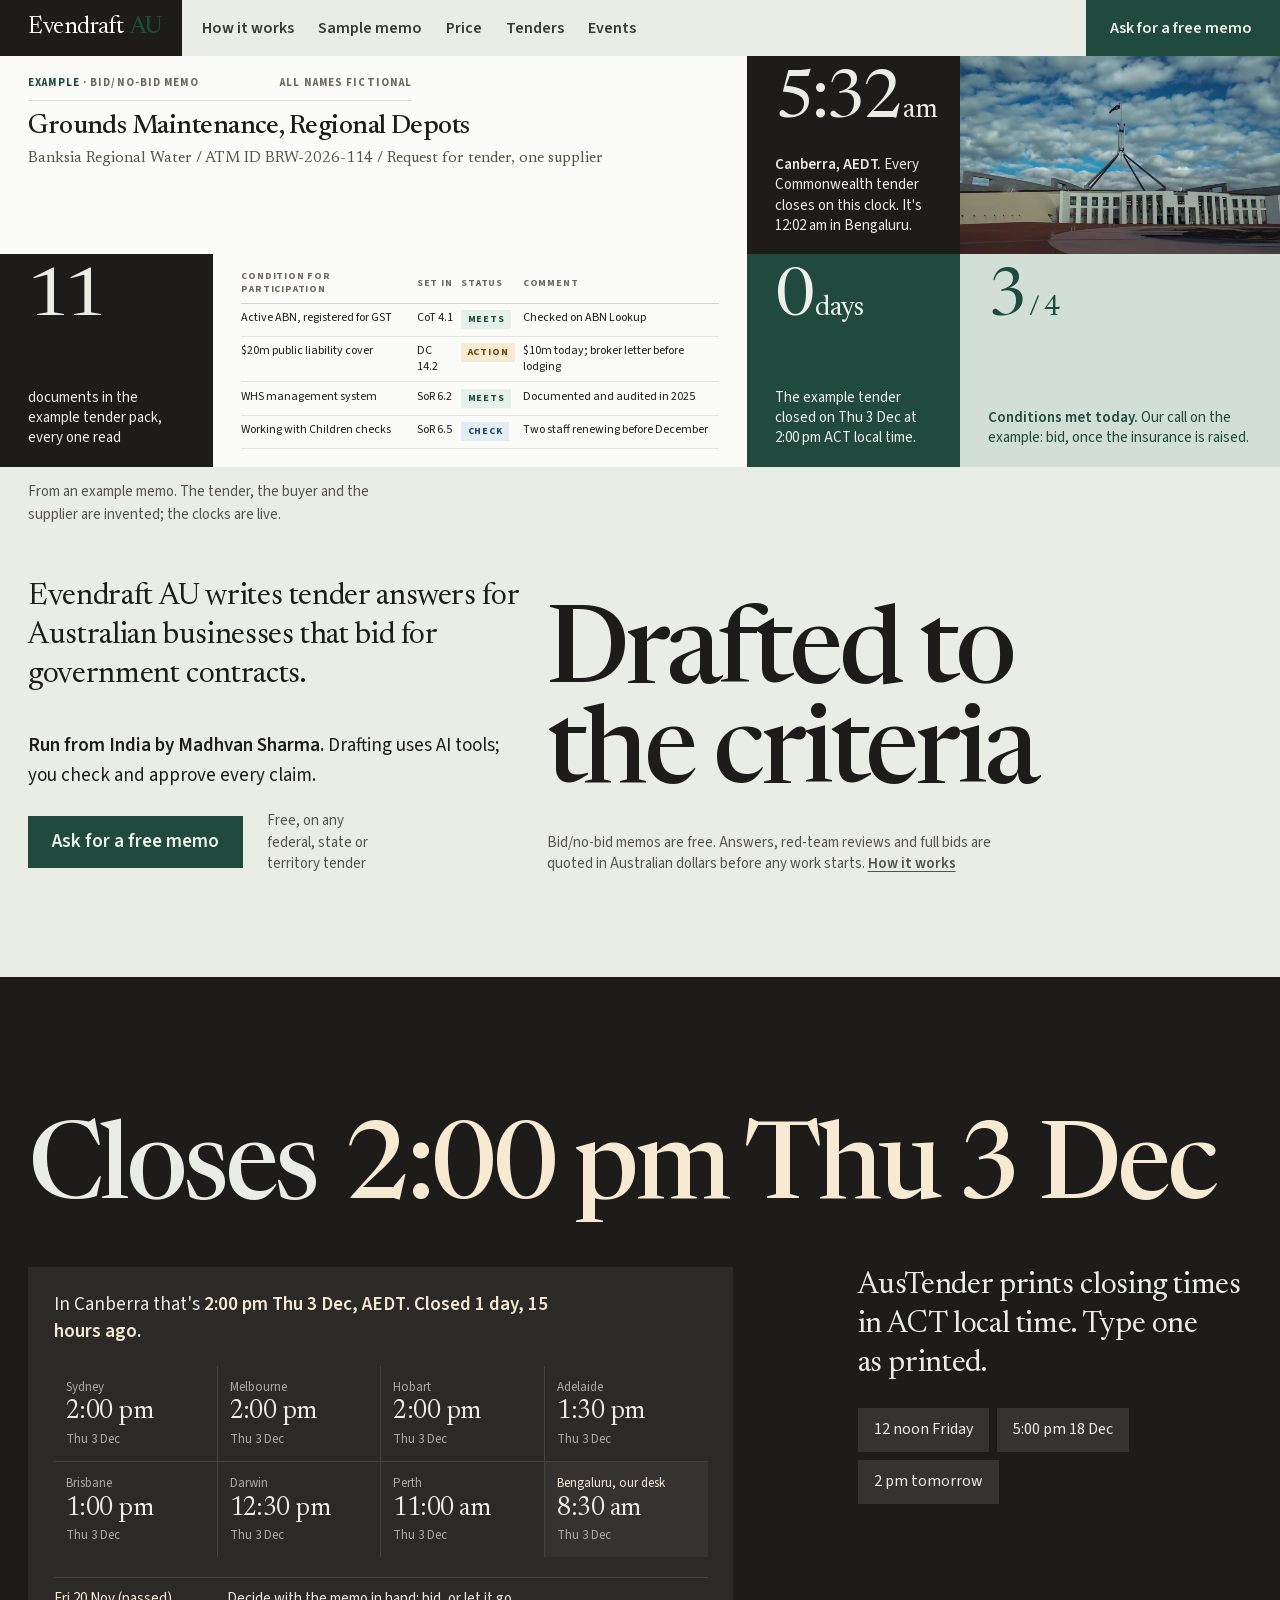
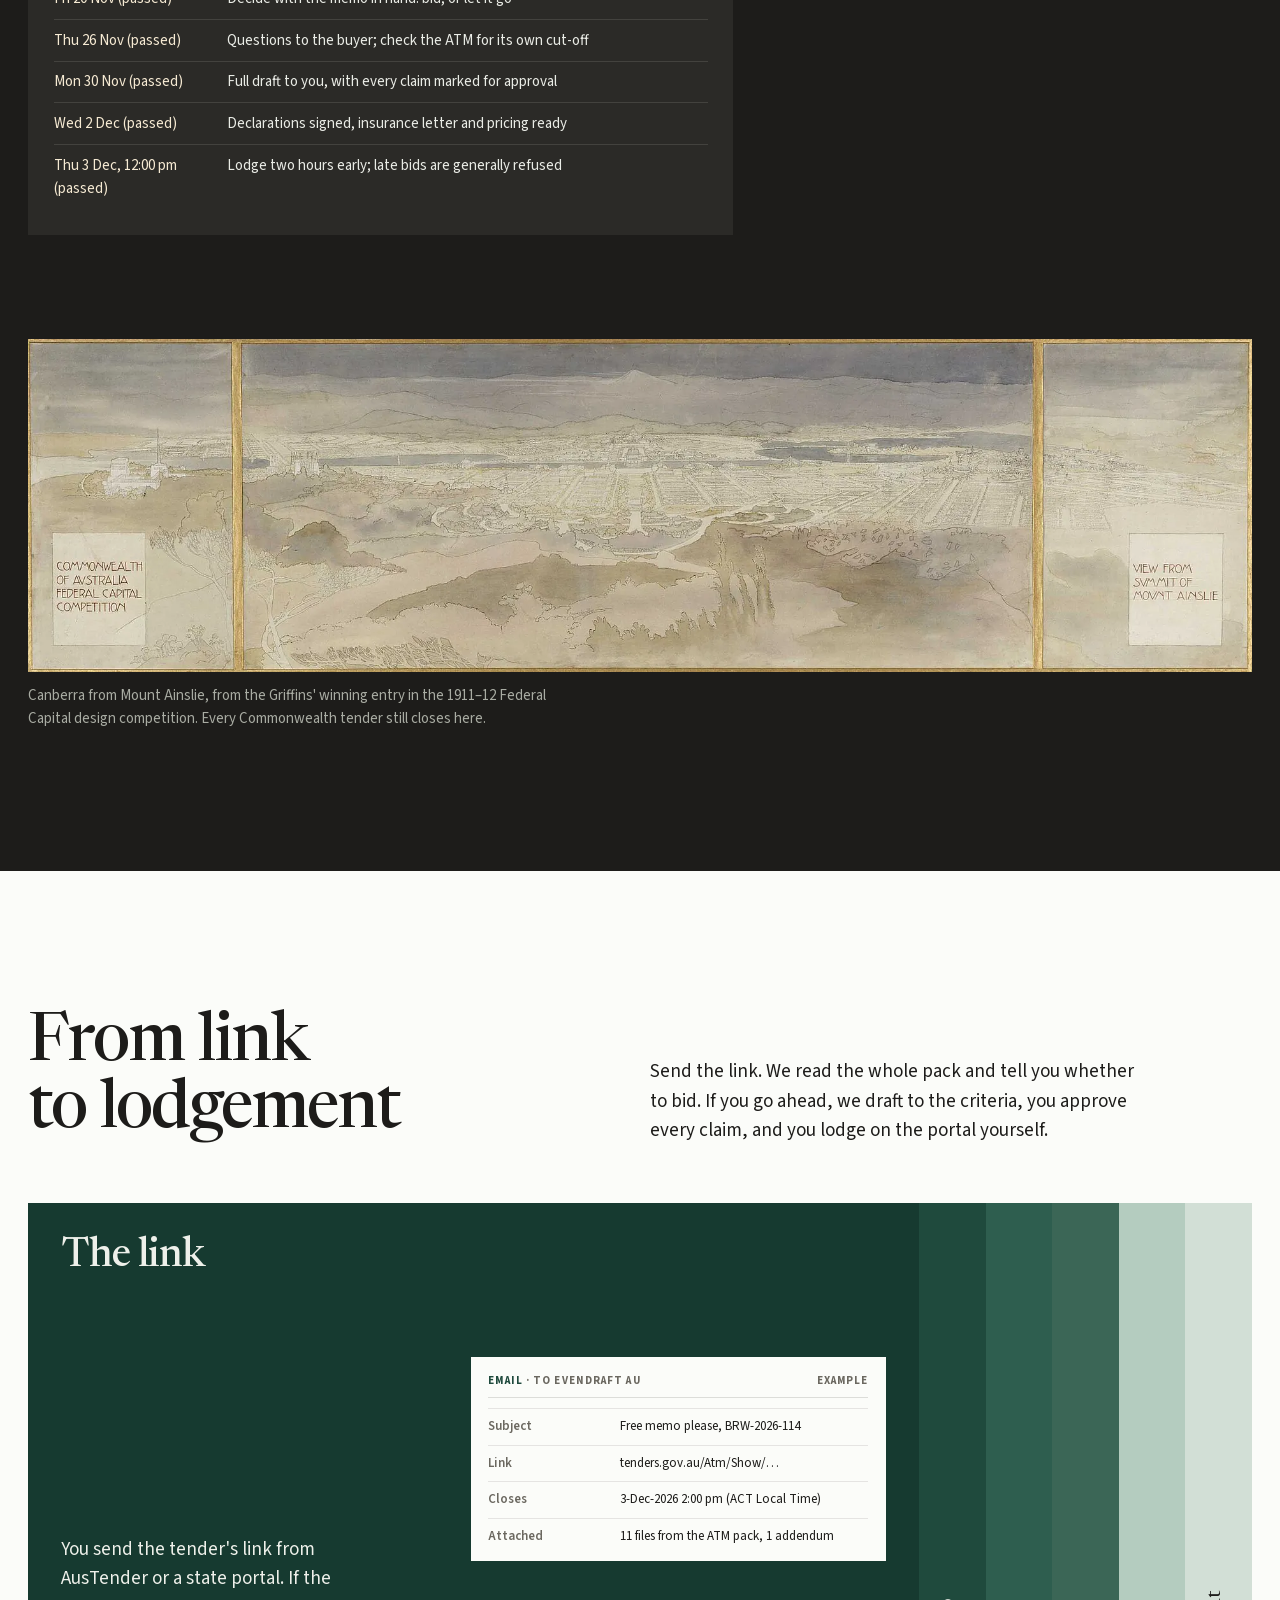
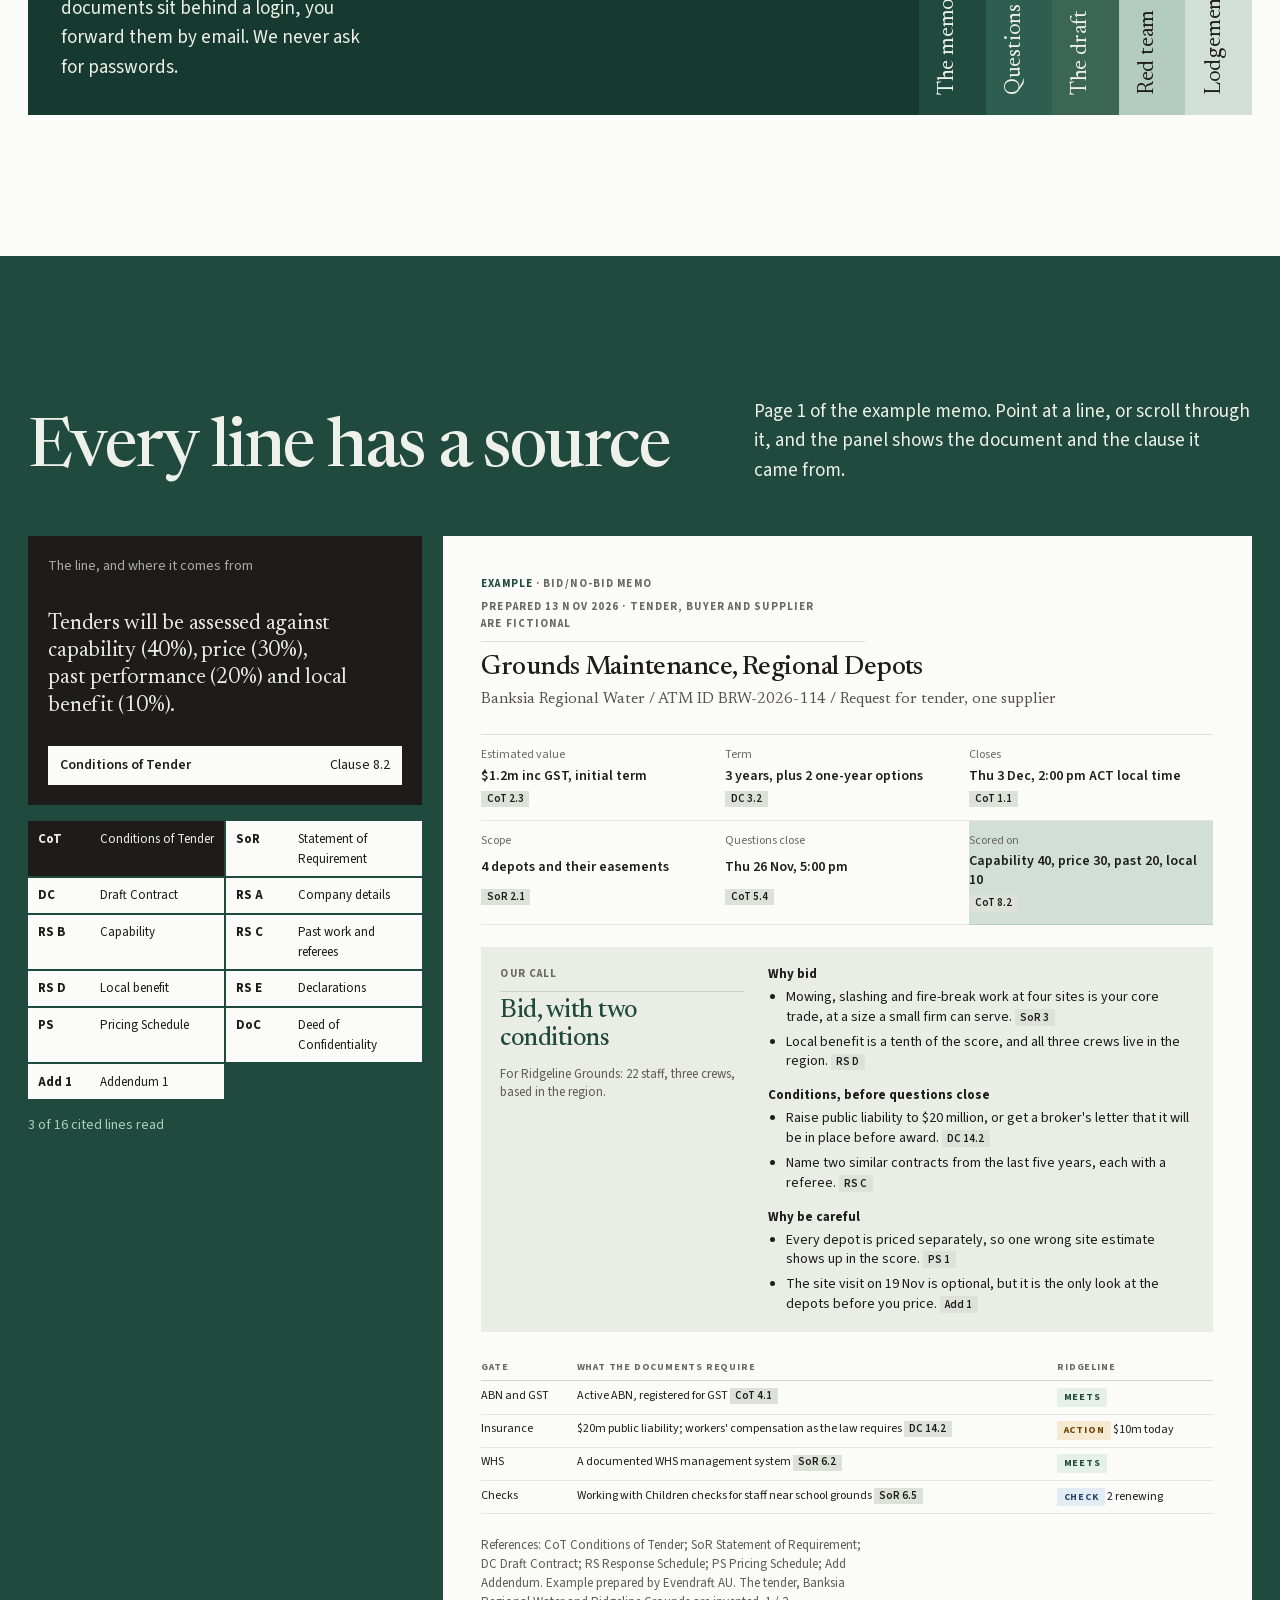
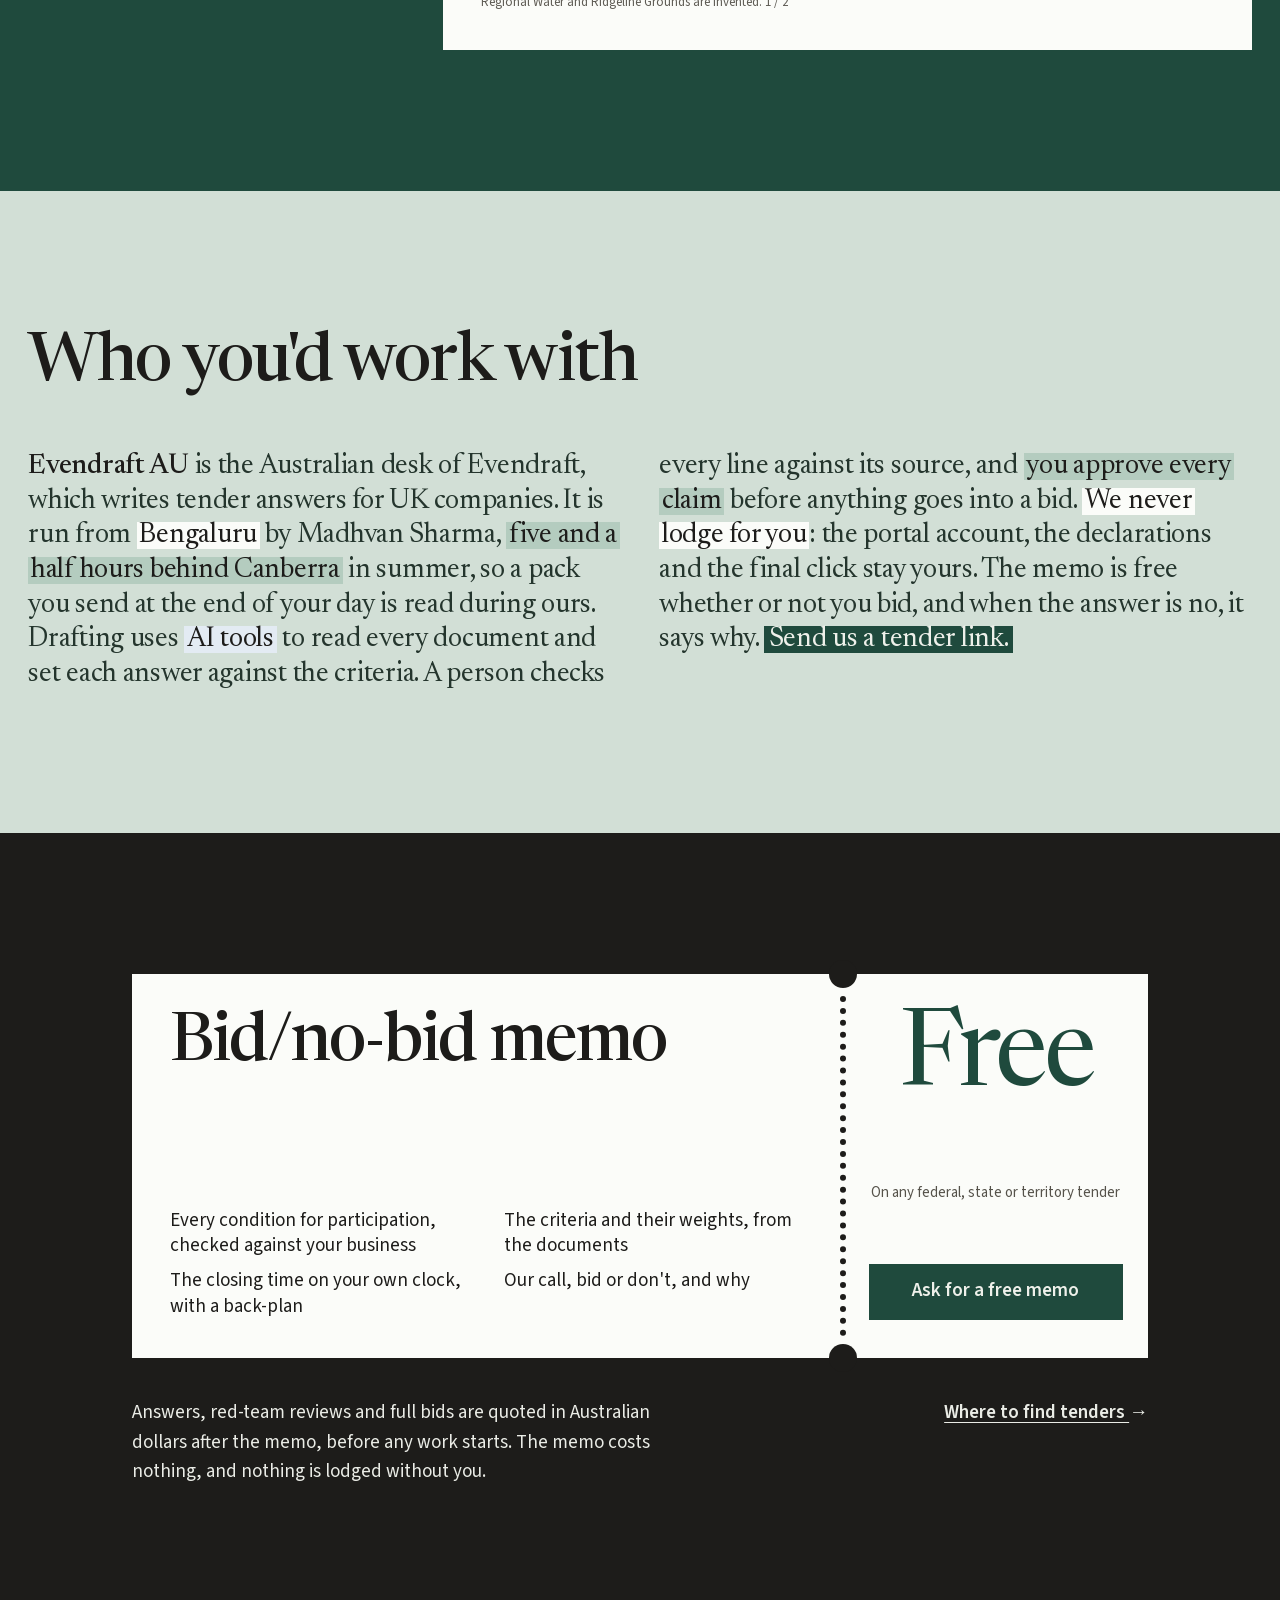
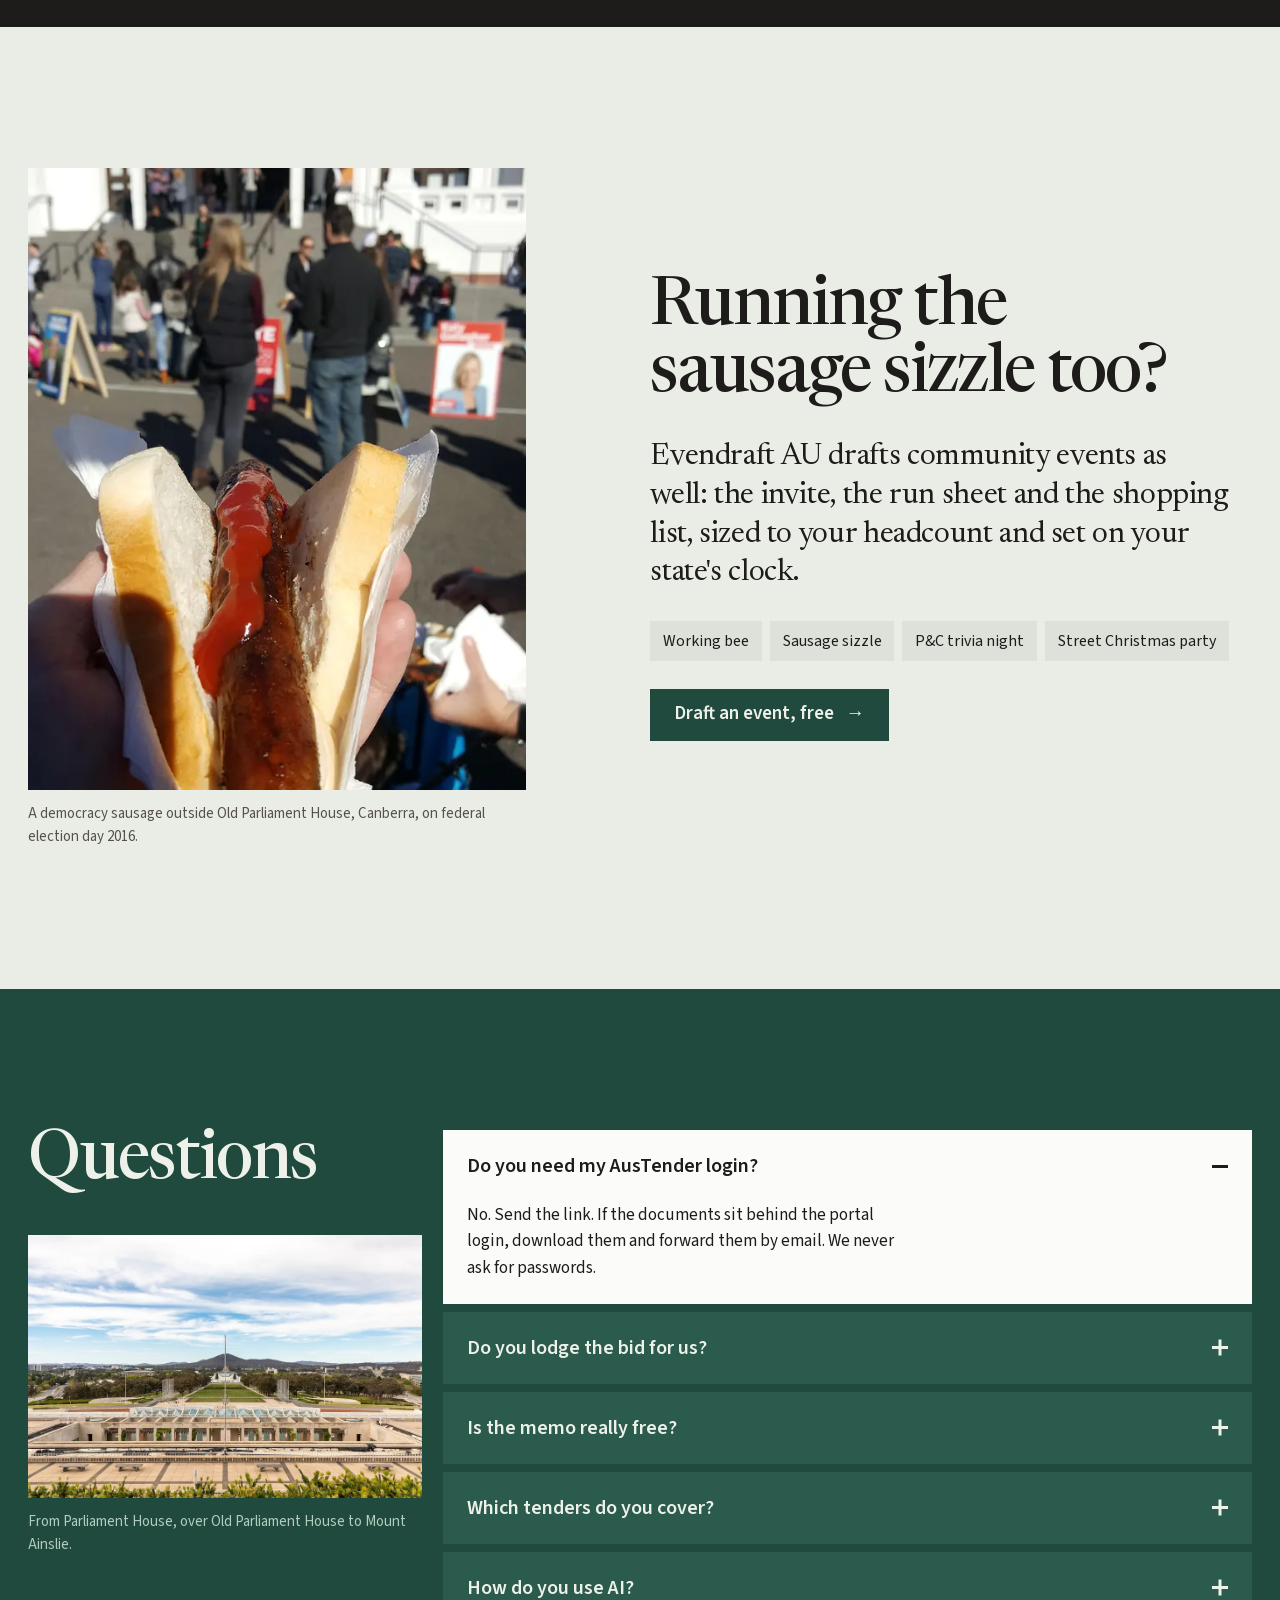
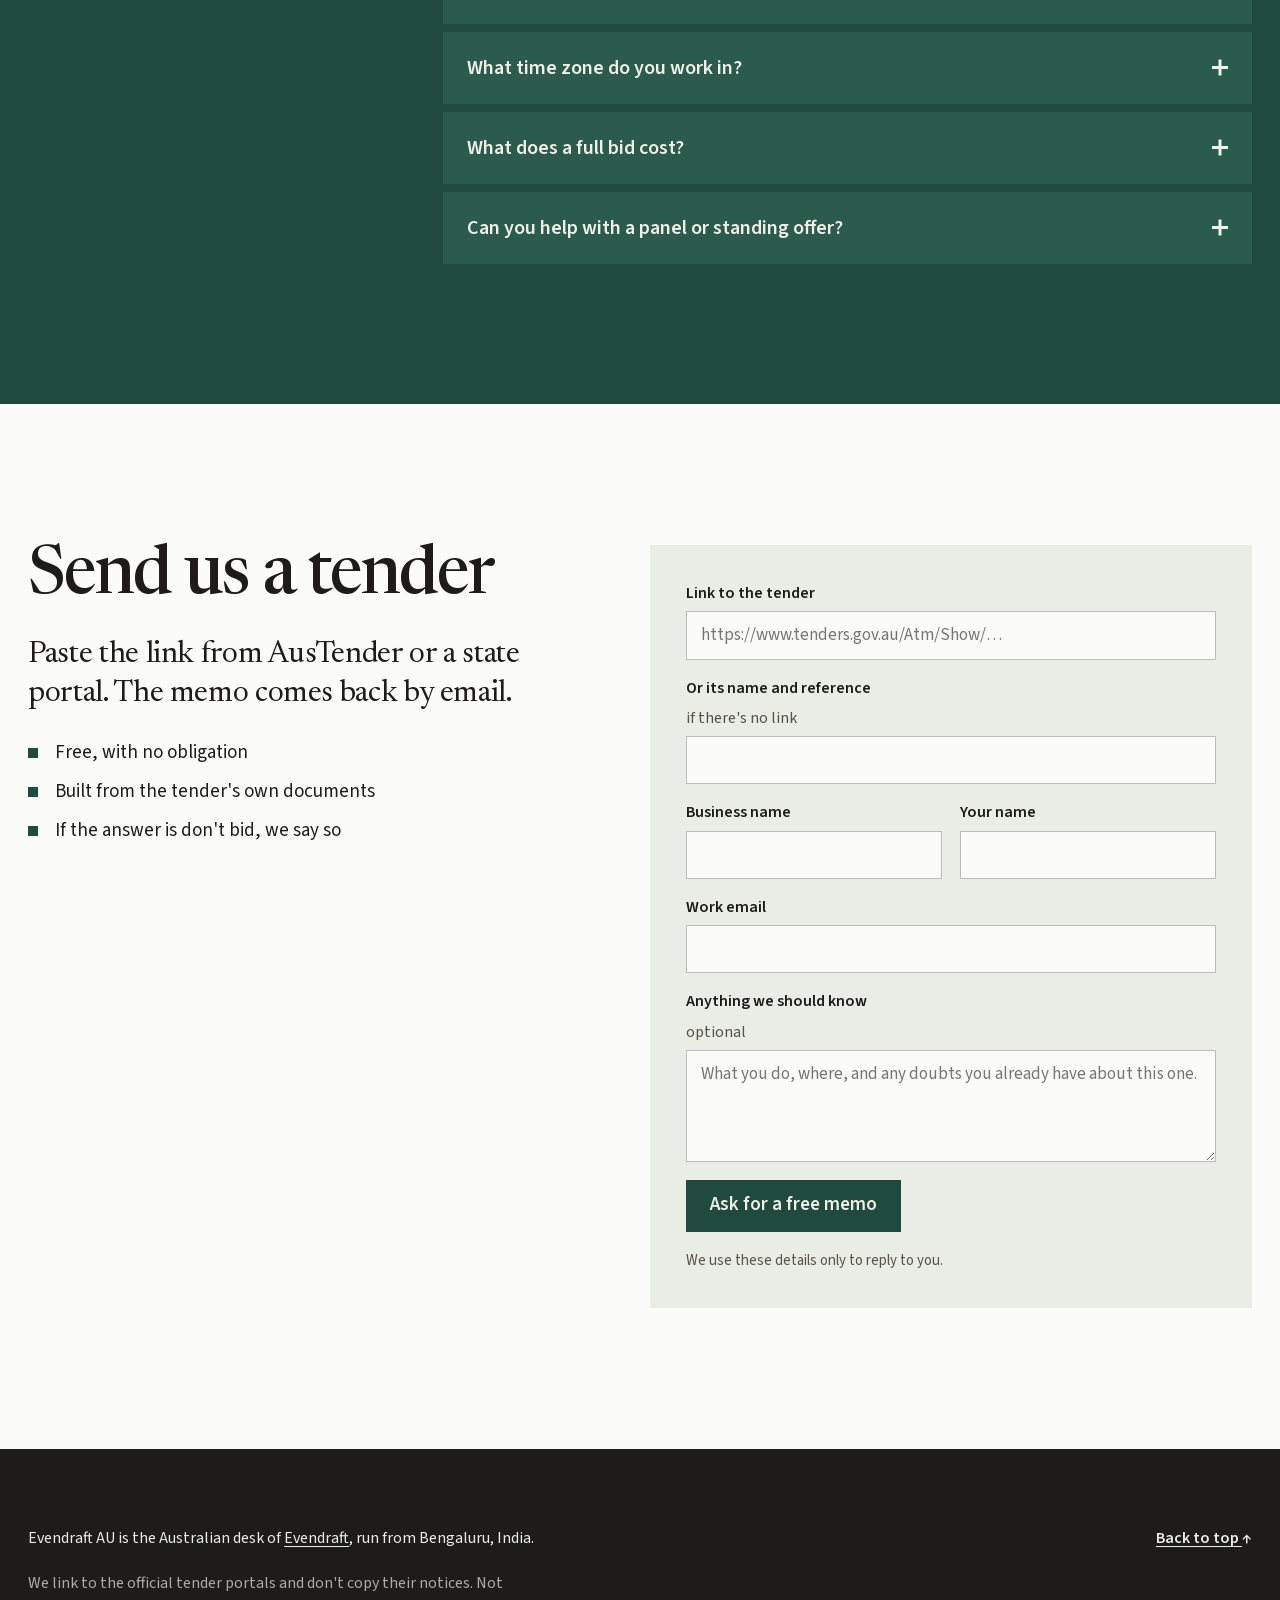
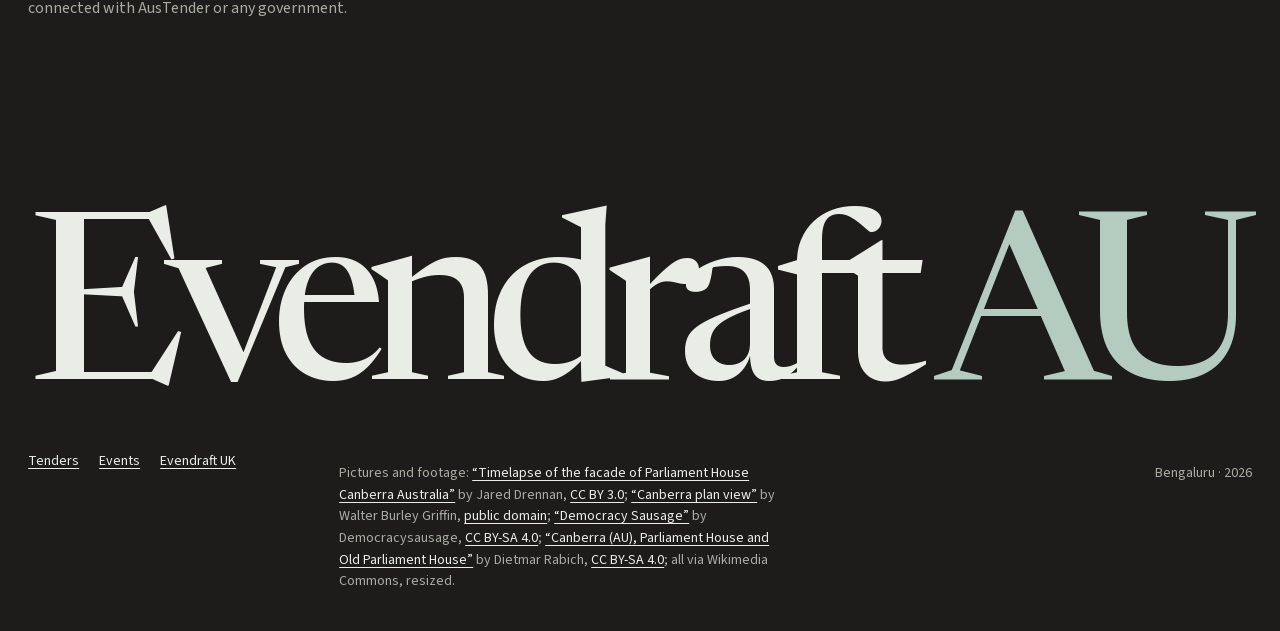
<file: site/index.html>
<!doctype html>
<html lang="en-AU">
<head>
<meta charset="utf-8">
<meta name="viewport" content="width=device-width, initial-scale=1, viewport-fit=cover">
<title>Evendraft AU · Tender answers drafted to the criteria</title>
<meta name="description" content="Evendraft AU writes tender answers for Australian businesses that bid for government contracts. Free bid/no-bid memo on any federal, state or territory tender.">
<link rel="icon" href="favicon.svg" type="image/svg+xml">
<link rel="preload" href="assets/fonts/newsreader-latin.woff2" as="font" type="font/woff2" crossorigin>
<link rel="preload" href="assets/fonts/source-sans-3-latin.woff2" as="font" type="font/woff2" crossorigin>
<link rel="stylesheet" href="assets/site.css?v=20261115c">
<script src="assets/boot.js?v=20261115c"></script>
<meta name="theme-color" content="#EAECE6">
</head>
<body>
<a class="skip" href="#main">Skip to content</a>

<header class="top field f-stone" data-tone="stone">
  <a class="top__wm" href="/" aria-label="Evendraft AU, home">Evendraft<b>AU</b></a>
  <nav class="top__nav" aria-label="Main">
    <a href="#how">How it works</a>
    <a href="#memo">Sample memo</a>
    <a href="#price">Price</a>
    <a href="/tenders">Tenders</a>
    <a href="/events">Events</a>
  </nav>
  <details class="top__menu">
    <summary>Menu</summary>
    <nav aria-label="Main, phone">
      <a href="#how">How it works</a>
      <a href="#memo">Sample memo</a>
      <a href="#price">Price</a>
      <a href="/tenders">Tenders</a>
      <a href="/events">Events</a>
    </nav>
  </details>
  <a class="top__cta" href="#ask">Ask for a free memo</a>
</header>

<main id="main" class="page">

  <section class="hero field f-stone" data-chapter="stone" aria-labelledby="hero-title">
    <div class="mosaic">
      <div class="tile t-memo" data-ui data-rise data-i="0">
        <p class="ui-kicker"><span><b>Example</b> · bid/no-bid memo</span><span>All names fictional</span></p> <!-- taste-skill-ignore: document header inside a data-ui fragment -->
        <p class="ui-title">Grounds Maintenance, Regional Depots</p>
        <p class="ui-sub">Banksia Regional Water / ATM ID BRW-2026-114 / Request for tender, one supplier</p>
      </div>
      <div class="tile t-clock" data-ui data-rise data-i="1">
        <p class="big-num" data-clock="Australia/Sydney">2:00<small>pm</small></p>
        <p class="tile-note"><b>Canberra, <span data-zone="Australia/Sydney">AEDT</span>.</b> Every Commonwealth tender closes on this clock. It's <span data-clock-inline="Asia/Kolkata">8:30 am</span> in Bengaluru.</p>
      </div>
      <div class="tile t-film" data-rise data-i="2">
        <video data-film autoplay muted loop playsinline preload="metadata" poster="assets/img/parliament-house-timelapse-poster-854.webp" width="854" height="480" aria-label="Time-lapse of Parliament House, Canberra, with clouds passing over the flagpole">
          <source src="assets/media/parliament-house-timelapse.webm" type="video/webm">
        </video>
      </div>
      <div class="tile t-docs" data-ui data-rise data-i="3">
        <p class="big-num">11</p>
        <p class="tile-note">documents in the example tender pack, every one read</p>
      </div>
      <div class="tile t-table" data-ui data-rise data-i="4">
        <table class="ui-table">
          <thead><tr><th scope="col">Condition for participation</th><th scope="col">Set in</th><th scope="col">Status</th><th scope="col">Comment</th></tr></thead>
          <tbody>
            <tr><td>Active ABN, registered for GST</td><td>CoT 4.1</td><td><span class="tag tag-ok">Meets</span></td><td>Checked on ABN Lookup</td></tr>
            <tr><td>$20m public liability cover</td><td>DC 14.2</td><td><span class="tag tag-act">Action</span></td><td>$10m today; broker letter before lodging</td></tr>
            <tr><td>WHS management system</td><td>SoR 6.2</td><td><span class="tag tag-ok">Meets</span></td><td>Documented and audited in 2025</td></tr>
            <tr><td>Working with Children checks</td><td>SoR 6.5</td><td><span class="tag tag-chk">Check</span></td><td>Two staff renewing before December</td></tr>
          </tbody>
        </table>
      </div>
      <div class="tile t-days" data-ui data-rise data-i="5">
        <p class="big-num" data-days-left>18<small>days</small></p>
        <p class="tile-note" data-days-note>until the example tender closes, Thu 3 Dec at 2:00 pm ACT local time</p>
      </div>
      <div class="tile t-call" data-ui data-rise data-i="6">
        <p class="big-num">3<small>/ 4</small></p>
        <p class="tile-note"><b>Conditions met today.</b> Our call on the example: bid, once the insurance is raised.</p>
      </div>
      <p class="mosaic-cap">From an example memo. The tender, the buyer and the supplier are invented; the clocks are live.</p>
    </div>

    <div class="g hero__text">
      <div class="hero__intro">
        <p class="lead" data-rise>Evendraft AU writes tender answers for Australian businesses that bid for government contracts.</p>
        <p class="hero__who" data-rise data-i="1"><b>Run from India by Madhvan Sharma.</b> Drafting uses AI tools; you check and approve every claim.</p>
        <div class="hero__act" data-rise data-i="2">
          <a class="button" href="#ask">Ask for a free memo</a>
          <span class="small">Free, on any federal, state or territory tender</span>
        </div>
      </div>
      <div class="hero__title">
        <h1 id="hero-title" class="display" data-rise>Drafted to the criteria</h1>
        <p class="small" data-rise data-i="1">Bid/no-bid memos are free. Answers, red-team reviews and full bids are quoted in Australian dollars before any work starts. <a class="link" href="#how">How it works</a></p>
      </div>
    </div>
  </section>

  <section class="convert field f-dark chapter" data-chapter="dark" id="clock" aria-labelledby="clock-title">
    <div class="g">
      <h2 class="convert__line" id="clock-title" data-rise>
        <label for="close-at">Closes</label>
        <input id="close-at" class="convert__input" type="text" value="2:00 pm Thu 3 Dec" autocomplete="off" spellcheck="false" aria-describedby="clock-help">
      </h2>

      <div class="answer" data-ui data-rise data-i="1" aria-live="polite">
        <p class="answer__head">In Canberra that's <b data-out="canberra">2:00 pm Thu 3 Dec, AEDT</b>. <span class="answer__state" data-out="left">About 18 days from now.</span></p>
        <ul class="cities" data-out="cities">
          <li class="city"><span class="city__name">Sydney</span><span class="city__time">2:00 pm</span><span class="city__day">Thu 3 Dec</span></li>
          <li class="city"><span class="city__name">Melbourne</span><span class="city__time">2:00 pm</span><span class="city__day">Thu 3 Dec</span></li>
          <li class="city"><span class="city__name">Hobart</span><span class="city__time">2:00 pm</span><span class="city__day">Thu 3 Dec</span></li>
          <li class="city"><span class="city__name">Adelaide</span><span class="city__time">1:30 pm</span><span class="city__day">Thu 3 Dec</span></li>
          <li class="city"><span class="city__name">Brisbane</span><span class="city__time">1:00 pm</span><span class="city__day">Thu 3 Dec</span></li>
          <li class="city"><span class="city__name">Darwin</span><span class="city__time">12:30 pm</span><span class="city__day">Thu 3 Dec</span></li>
          <li class="city"><span class="city__name">Perth</span><span class="city__time">11:00 am</span><span class="city__day">Thu 3 Dec</span></li>
          <li class="city is-desk"><span class="city__name">Bengaluru, our desk</span><span class="city__time">8:30 am</span><span class="city__day">Thu 3 Dec</span></li>
        </ul>
        <ol class="plan" data-out="plan">
          <li><span>Fri 20 Nov</span><span>Decide with the memo in hand: bid, or let it go</span></li>
          <li><span>Thu 26 Nov</span><span>Questions to the buyer; check the ATM for its own cut-off</span></li>
          <li><span>Mon 30 Nov</span><span>Full draft to you, with every claim marked for approval</span></li>
          <li><span>Wed 2 Dec</span><span>Declarations signed, insurance letter and pricing ready</span></li>
          <li><span>Thu 3 Dec, 12:00 pm</span><span>Lodge two hours early; late bids are generally refused</span></li>
        </ol>
      </div>

      <div class="convert__aside" data-rise data-i="2">
        <p class="lead" id="clock-help">AusTender prints closing times in ACT local time. Type one as printed.</p>
        <div class="tries" role="group" aria-label="Try another closing time">
          <button class="try" type="button" data-try="12 noon Friday">12 noon Friday</button>
          <button class="try" type="button" data-try="5:00 pm 18 Dec">5:00 pm 18 Dec</button>
          <button class="try" type="button" data-try="2 pm tomorrow">2 pm tomorrow</button>
        </div>
      </div>

      <figure class="pano" data-rise>
        <img src="assets/img/griffin-canberra-1912-1920.webp" srcset="assets/img/griffin-canberra-1912-1200.webp 1200w, assets/img/griffin-canberra-1912-1920.webp 1920w" sizes="100vw" width="1920" height="523" alt="A pale watercolour panorama of the planned city of Canberra, seen from the summit of Mount Ainslie" loading="lazy" decoding="async">
        <figcaption>Canberra from Mount Ainslie, from the Griffins' winning entry in the 1911–12 Federal Capital design competition. Every Commonwealth tender still closes here.</figcaption>
      </figure>
    </div>
  </section>

  <section class="how field f-paper chapter" data-chapter="paper" id="how" aria-labelledby="how-title">
    <div class="g how__intro">
      <h2 id="how-title" class="head" data-rise>From link to lodgement</h2>
      <p data-rise data-i="1">Send the link. We read the whole pack and tell you whether to bid. If you go ahead, we draft to the criteria, you approve every claim, and you lodge on the portal yourself.</p>
    </div>
    <div class="stages" data-stages data-rise data-i="2">
      <div class="stage is-open">
        <button class="stage__tab" type="button" aria-expanded="true" aria-controls="st-1"><span>The link</span></button>
        <div class="stage__body" id="st-1">
          <div class="stage__text"><h3>The link</h3><p>You send the tender's link from AusTender or a state portal. If the documents sit behind a login, you forward them by email. We never ask for passwords.</p></div>
          <dl class="stage__frag" data-ui>
            <p class="ui-kicker"><span><b>Email</b> · to Evendraft AU</span><span>Example</span></p> <!-- taste-skill-ignore: document header inside a data-ui fragment -->
            <div class="frag-row"><dt>Subject</dt><dd>Free memo please, BRW-2026-114</dd></div>
            <div class="frag-row"><dt>Link</dt><dd>tenders.gov.au/Atm/Show/…</dd></div>
            <div class="frag-row"><dt>Closes</dt><dd>3-Dec-2026 2:00 pm (ACT Local Time)</dd></div>
            <div class="frag-row"><dt>Attached</dt><dd>11 files from the ATM pack, 1 addendum</dd></div>
          </dl>
        </div>
      </div>
      <div class="stage">
        <button class="stage__tab" type="button" aria-expanded="false" aria-controls="st-2"><span>The memo</span></button>
        <div class="stage__body" id="st-2">
          <div class="stage__text"><h3>The memo</h3><p>Every condition for participation checked against your business, the criteria and their weights, the closing time on your clock, and our call.</p></div>
          <dl class="stage__frag" data-ui>
            <p class="ui-kicker"><span><b>Our call</b></span><span>Page 1 of 2</span></p> <!-- taste-skill-ignore: document header inside a data-ui fragment -->
            <p class="frag-big">Bid, with two conditions</p>
            <div class="frag-row"><dt>Conditions</dt><dd>3 of 4 met today</dd></div>
            <div class="frag-row"><dt>Scored on</dt><dd>Capability 40%, price 30%, past work 20%, local benefit 10%</dd></div>
            <div class="frag-row"><dt>Effort</dt><dd>About 3 days of writing, 1 of pricing</dd></div>
          </dl>
        </div>
      </div>
      <div class="stage">
        <button class="stage__tab" type="button" aria-expanded="false" aria-controls="st-3"><span>Questions</span></button>
        <div class="stage__body" id="st-3">
          <div class="stage__text"><h3>Questions</h3><p>We list what to ask the buyer before questions close, worded so the published answer helps you more than anyone else.</p></div>
          <dl class="stage__frag" data-ui>
            <p class="ui-kicker"><span><b>Questions</b> · draft</span><span>Close Thu 26 Nov, 5:00 pm</span></p> <!-- taste-skill-ignore: document header inside a data-ui fragment -->
            <div class="frag-row"><dt>Q1 · DC 14.2</dt><dd>Will a broker's letter of intent for $20m public liability be accepted at lodgement, with cover in place before award?</dd></div>
            <div class="frag-row"><dt>Q2 · RS C</dt><dd>May one of the two similar contracts be a subcontract to a head contractor?</dd></div>
          </dl>
        </div>
      </div>
      <div class="stage">
        <button class="stage__tab" type="button" aria-expanded="false" aria-controls="st-4"><span>The draft</span></button>
        <div class="stage__body" id="st-4">
          <div class="stage__text"><h3>The draft</h3><p>Each answer follows its criterion's own order, with your evidence placed where an evaluator looks for it. Every claim is marked for you to approve.</p></div>
          <dl class="stage__frag" data-ui>
            <p class="ui-kicker"><span><b>Criterion 1</b> · capability, 40%</span><span>Draft 2</span></p> <!-- taste-skill-ignore: document header inside a data-ui fragment -->
            <p class="frag-big">Three crews cover the four depots on a fixed fortnightly round, with a fire-break crew on call from October to March.</p>
            <div class="frag-row"><dt>Mapped to</dt><dd>SoR 3.1 to 3.4, SoR 4.2</dd></div>
            <div class="frag-row"><dt>To approve</dt><dd>6 claims, 2 with figures</dd></div>
          </dl>
        </div>
      </div>
      <div class="stage">
        <button class="stage__tab" type="button" aria-expanded="false" aria-controls="st-5"><span>Red team</span></button>
        <div class="stage__body" id="st-5">
          <div class="stage__text"><h3>Red team</h3><p>We score the full draft the way the panel will, against the published weights, and mark what to fix first.</p></div>
          <dl class="stage__frag" data-ui>
            <p class="ui-kicker"><span><b>Self-score</b> · red team</span><span>Out of 10</span></p> <!-- taste-skill-ignore: document header inside a data-ui fragment -->
            <div class="frag-row"><dt>Capability 40%</dt><dd>8 · strong</dd></div>
            <div class="frag-row"><dt>Past work 20%</dt><dd>6 · fix first: add the 2023 council contract</dd></div>
            <div class="frag-row"><dt>Local benefit 10%</dt><dd>8 · strong</dd></div>
            <div class="frag-row"><dt>Price 30%</dt><dd>Yours to set; checked against the schedule</dd></div>
          </dl>
        </div>
      </div>
      <div class="stage">
        <button class="stage__tab" type="button" aria-expanded="false" aria-controls="st-6"><span>Lodgement</span></button>
        <div class="stage__body" id="st-6">
          <div class="stage__text"><h3>Lodgement</h3><p>You lodge on the portal from your own account, two hours early, and keep the receipt as proof of lodgement.</p></div>
          <dl class="stage__frag" data-ui>
            <p class="ui-kicker"><span><b>Lodgement receipt</b></span><span>Example</span></p> <!-- taste-skill-ignore: document header inside a data-ui fragment -->
            <div class="frag-row"><dt>ATM ID</dt><dd>BRW-2026-114</dd></div>
            <div class="frag-row"><dt>Received</dt><dd>3-Dec-2026 11:41 am (ACT Local Time)</dd></div>
            <div class="frag-row"><dt>Files</dt><dd>9 lodged, 0 rejected</dd></div>
            <div class="frag-row"><dt>Keep</dt><dd>Save and print this receipt</dd></div>
          </dl>
        </div>
      </div>
    </div>
  </section>

  <section class="source field f-green chapter" data-chapter="green" id="memo" aria-labelledby="memo-title">
    <div class="g source__intro">
      <h2 id="memo-title" class="head" data-rise>Every line has a source</h2>
      <p data-rise data-i="1">Page 1 of the example memo. Point at a line, or scroll through it, and the panel shows the document and the clause it came from.</p>
    </div>
    <div class="g source__body">
      <aside class="reader" data-ui aria-label="Where the line comes from">
        <div class="reader__panel">
          <p class="reader__label">The line, and where it comes from</p>
          <p class="reader__quote" data-reader-quote>Point at any line of the memo to see the clause behind it.</p>
          <p class="reader__ref"><b data-reader-doc>Conditions of Tender</b><span data-reader-ref>Clause 1.1</span></p>
        </div>
        <ul class="docs" data-docs>
          <li class="doc" data-doc="CoT"><b>CoT</b><span>Conditions of Tender</span></li>
          <li class="doc" data-doc="SoR"><b>SoR</b><span>Statement of Requirement</span></li>
          <li class="doc" data-doc="DC"><b>DC</b><span>Draft Contract</span></li>
          <li class="doc" data-doc="RS A"><b>RS A</b><span>Company details</span></li>
          <li class="doc" data-doc="RS B"><b>RS B</b><span>Capability</span></li>
          <li class="doc" data-doc="RS C"><b>RS C</b><span>Past work and referees</span></li>
          <li class="doc" data-doc="RS D"><b>RS D</b><span>Local benefit</span></li>
          <li class="doc" data-doc="RS E"><b>RS E</b><span>Declarations</span></li>
          <li class="doc" data-doc="PS"><b>PS</b><span>Pricing Schedule</span></li>
          <li class="doc" data-doc="DoC"><b>DoC</b><span>Deed of Confidentiality</span></li>
          <li class="doc" data-doc="Add 1"><b>Add 1</b><span>Addendum 1</span></li>
        </ul>
        <p class="reader__count" data-reader-count>0 of 16 cited lines read</p>
      </aside>

      <article class="sheet" aria-label="Example memo, page 1">
        <div data-ui>
        <p class="ui-kicker"><span><b>Example</b> · bid/no-bid memo</span><span>Prepared 13 Nov 2026 · tender, buyer and supplier are fictional</span></p> <!-- taste-skill-ignore: document header inside a data-ui fragment -->
        <div>
          <p class="ui-title">Grounds Maintenance, Regional Depots</p>
          <p class="ui-sub">Banksia Regional Water / ATM ID BRW-2026-114 / Request for tender, one supplier</p>
        </div>
        </div>
        <div class="facts" data-ui>
          <div class="fact line" tabindex="0" data-src="CoT" data-ref="Clause 2.3" data-quote="The estimated value of the Contract is $1.2 million including GST over the initial term."><span>Estimated value</span><b>$1.2m inc GST, initial term</b><span><span class="src">CoT 2.3</span></span></div>
          <div class="fact line" tabindex="0" data-src="DC" data-ref="Clause 3.2" data-quote="The initial term is three years, with two options to extend by one year each."><span>Term</span><b>3 years, plus 2 one-year options</b><span><span class="src">DC 3.2</span></span></div>
          <div class="fact line" tabindex="0" data-src="CoT" data-ref="Clause 1.1" data-quote="Closing time: 2:00 pm (ACT local time) on Thursday 3 December 2026."><span>Closes</span><b>Thu 3 Dec, 2:00 pm ACT local time</b><span><span class="src">CoT 1.1</span></span></div>
          <div class="fact line" tabindex="0" data-src="SoR" data-ref="Section 2.1" data-quote="Services are required at four depots and along their access easements."><span>Scope</span><b>4 depots and their easements</b><span><span class="src">SoR 2.1</span></span></div>
          <div class="fact line" tabindex="0" data-src="CoT" data-ref="Clause 5.4" data-quote="Questions must be submitted through AusTender by 5:00 pm (ACT local time) on Thursday 26 November 2026."><span>Questions close</span><b>Thu 26 Nov, 5:00 pm</b><span><span class="src">CoT 5.4</span></span></div>
          <div class="fact line" tabindex="0" data-src="CoT" data-ref="Clause 8.2" data-quote="Tenders will be assessed against capability (40%), price (30%), past performance (20%) and local benefit (10%)."><span>Scored on</span><b>Capability 40, price 30, past 20, local 10</b><span><span class="src">CoT 8.2</span></span></div>
        </div>

        <div class="call" data-ui>
          <div>
            <p class="ui-kicker"><span>Our call</span></p> <!-- taste-skill-ignore: document header inside a data-ui fragment -->
            <p class="call__title">Bid, with two conditions</p>
            <p class="sheet__foot">For Ridgeline Grounds: 22 staff, three crews, based in the region.</p>
          </div>
          <div class="call__lists">
            <div>
              <h4>Why bid</h4>
              <ul>
                <li class="line" tabindex="0" data-src="SoR" data-ref="Section 3" data-quote="The Supplier will provide mowing, slashing, weed control and fire-break maintenance at each depot.">Mowing, slashing and fire-break work at four sites is your core trade, at a size a small firm can serve. <span class="src">SoR 3</span></li>
                <li class="line" tabindex="0" data-src="RS D" data-ref="Item 1" data-quote="Describe the benefit to the local economy, including local employment and local subcontractors.">Local benefit is a tenth of the score, and all three crews live in the region. <span class="src">RS D</span></li>
              </ul>
            </div>
            <div>
              <h4>Conditions, before questions close</h4>
              <ul>
                <li class="line" tabindex="0" data-src="DC" data-ref="Clause 14.2" data-quote="The Supplier must hold public liability insurance of not less than $20 million for each occurrence.">Raise public liability to $20 million, or get a broker's letter that it will be in place before award. <span class="src">DC 14.2</span></li>
                <li class="line" tabindex="0" data-src="RS C" data-ref="Item 2" data-quote="Provide two contracts of similar scope delivered in the last five years, with a referee for each.">Name two similar contracts from the last five years, each with a referee. <span class="src">RS C</span></li>
              </ul>
            </div>
            <div>
              <h4>Why be careful</h4>
              <ul>
                <li class="line" tabindex="0" data-src="PS" data-ref="Schedule 1" data-quote="Tenderers must price each depot separately, with a rate per hectare for additional slashing.">Every depot is priced separately, so one wrong site estimate shows up in the score. <span class="src">PS 1</span></li>
                <li class="line" tabindex="0" data-src="Add 1" data-ref="Item 3" data-quote="The site visit on 19 November is optional. Attendance will not be assessed.">The site visit on 19 Nov is optional, but it is the only look at the depots before you price. <span class="src">Add 1</span></li>
              </ul>
            </div>
          </div>
        </div>

        <table class="ui-table" data-ui>
          <thead><tr><th scope="col">Gate</th><th scope="col">What the documents require</th><th scope="col">Ridgeline</th></tr></thead>
          <tbody>
            <tr class="line" tabindex="0" data-src="CoT" data-ref="Clause 4.1" data-quote="Tenderers must hold an active ABN and be registered for GST at the closing time."><td>ABN and GST</td><td>Active ABN, registered for GST <span class="src">CoT 4.1</span></td><td><span class="tag tag-ok">Meets</span></td></tr>
            <tr class="line" tabindex="0" data-src="DC" data-ref="Clause 14.2" data-quote="The Supplier must hold public liability insurance of not less than $20 million for each occurrence."><td>Insurance</td><td>$20m public liability; workers' compensation as the law requires <span class="src">DC 14.2</span></td><td><span class="tag tag-act">Action</span> $10m today</td></tr>
            <tr class="line" tabindex="0" data-src="SoR" data-ref="Section 6.2" data-quote="The Supplier must maintain a documented work health and safety management system."><td>WHS</td><td>A documented WHS management system <span class="src">SoR 6.2</span></td><td><span class="tag tag-ok">Meets</span></td></tr>
            <tr class="line" tabindex="0" data-src="SoR" data-ref="Section 6.5" data-quote="Staff working at depots next to school grounds must hold a current Working with Children check."><td>Checks</td><td>Working with Children checks for staff near school grounds <span class="src">SoR 6.5</span></td><td><span class="tag tag-chk">Check</span> 2 renewing</td></tr>
          </tbody>
        </table>

        <p class="sheet__foot">References: CoT Conditions of Tender; SoR Statement of Requirement; DC Draft Contract; RS Response Schedule; PS Pricing Schedule; Add Addendum. Example prepared by Evendraft AU. The tender, Banksia Regional Water and Ridgeline Grounds are invented. 1 / 2</p>
      </article>
    </div>
  </section>

  <section class="about field f-mint chapter" data-chapter="mint" aria-labelledby="about-title">
    <div class="g">
      <h2 id="about-title" class="head" data-rise>Who you'd work with</h2>
      <div class="about__text" data-rise data-i="1">
        <p><b>Evendraft AU</b> is the Australian desk of Evendraft, which writes tender answers for UK companies. It is run from <span class="hl hl-p">Bengaluru</span> by Madhvan Sharma, <span class="hl hl-g">five and a half hours behind Canberra</span> in summer, so a pack you send at the end of your day is read during ours. Drafting uses <span class="hl hl-b">AI tools</span> to read every document and set each answer against the criteria. A person checks every line against its source, and <span class="hl hl-g">you approve every claim</span> before anything goes into a bid. <span class="hl hl-p">We never lodge for you</span>: the portal account, the declarations and the final click stay yours. The memo is free whether or not you bid, and when the answer is no, it says why. <a class="hl-end" href="#ask">Send us a tender link.</a></p>
      </div>
    </div>
  </section>

  <section class="price field f-dark chapter" data-chapter="dark" id="price" aria-labelledby="price-title">
    <div class="g">
      <div class="ticket" data-rise>
        <div class="ticket__main">
          <h2 id="price-title">Bid/no-bid memo</h2>
          <ul class="ticket__lines">
            <li>Every condition for participation, checked against your business</li>
            <li>The criteria and their weights, from the documents</li>
            <li>The closing time on your own clock, with a back-plan</li>
            <li>Our call, bid or don't, and why</li>
          </ul>
        </div>
        <div class="ticket__stub">
          <span class="ticket__perf" aria-hidden="true"></span>
          <p class="ticket__price">Free</p>
          <p class="small">On any federal, state or territory tender</p>
          <a class="button" href="#ask">Ask for a free memo</a>
        </div>
      </div>
      <div class="price__more" data-rise data-i="1">
        <p>Answers, red-team reviews and full bids are quoted in Australian dollars after the memo, before any work starts. The memo costs nothing, and nothing is lodged without you.</p>
        <a class="link" href="/tenders">Where to find tenders <span class="arrow" aria-hidden="true">→</span></a>
      </div>
    </div>
  </section>

  <section class="events field f-stone chapter" data-chapter="stone" aria-labelledby="events-title">
    <div class="g">
      <figure data-rise>
        <img src="assets/img/democracy-sausage-old-parliament-house-900.webp" srcset="assets/img/democracy-sausage-old-parliament-house-600.webp 600w, assets/img/democracy-sausage-old-parliament-house-900.webp 900w" sizes="(max-width: 760px) 100vw, 40vw" width="900" height="1125" alt="A sausage in white bread with tomato sauce, held up outside Old Parliament House in Canberra" loading="lazy" decoding="async">
        <figcaption>A democracy sausage outside Old Parliament House, Canberra, on federal election day 2016.</figcaption>
      </figure>
      <div class="events__text">
        <h2 id="events-title" data-rise>Running the sausage sizzle too?</h2>
        <p class="lead" data-rise data-i="1">Evendraft AU drafts community events as well: the invite, the run sheet and the shopping list, sized to your headcount and set on your state's clock.</p>
        <ul class="chips" data-rise data-i="2">
          <li>Working bee</li>
          <li>Sausage sizzle</li>
          <li>P&amp;C trivia night</li>
          <li>Street Christmas party</li>
        </ul>
        <div data-rise data-i="3"><a class="button" href="/events">Draft an event, free <span class="arrow" aria-hidden="true">→</span></a></div>
      </div>
    </div>
  </section>

  <section class="faq field f-green chapter" data-chapter="green" id="faq" aria-labelledby="faq-title">
    <div class="g">
      <div class="faq__side">
        <h2 id="faq-title" class="head" data-rise>Questions</h2>
        <figure class="faq__pic" data-rise data-i="1">
          <img src="assets/img/canberra-from-parliament-house-900.webp" srcset="assets/img/canberra-from-parliament-house-900.webp 900w, assets/img/canberra-from-parliament-house-1600.webp 1600w" sizes="(max-width: 760px) 100vw, 30vw" width="900" height="600" alt="The view from Parliament House over Old Parliament House and Anzac Parade to Mount Ainslie" loading="lazy" decoding="async">
          <figcaption>From Parliament House, over Old Parliament House to Mount Ainslie.</figcaption>
        </figure>
      </div>
      <div class="faq__list" data-rise data-i="1">
        <details class="q" name="faq" open>
          <summary>Do you need my AusTender login?<span class="plus" aria-hidden="true"></span></summary>
          <p class="q__a">No. Send the link. If the documents sit behind the portal login, download them and forward them by email. We never ask for passwords.</p>
        </details>
        <details class="q" name="faq">
          <summary>Do you lodge the bid for us?<span class="plus" aria-hidden="true"></span></summary>
          <p class="q__a">No. You lodge on the portal from your own account and keep the lodgement receipt. The declarations are yours to sign.</p>
        </details>
        <details class="q" name="faq">
          <summary>Is the memo really free?<span class="plus" aria-hidden="true"></span></summary>
          <p class="q__a">Yes, whether or not you bid, and whether or not you work with us afterwards.</p>
        </details>
        <details class="q" name="faq">
          <summary>Which tenders do you cover?<span class="plus" aria-hidden="true"></span></summary>
          <p class="q__a">Commonwealth tenders on AusTender, and state and territory tenders on their own portals: buy.nsw, Buying for Victoria, QTenders, Tenders WA, SA Tenders and Contracts, and the Tasmanian, ACT and Northern Territory portals.</p>
        </details>
        <details class="q" name="faq">
          <summary>How do you use AI?<span class="plus" aria-hidden="true"></span></summary>
          <p class="q__a">AI tools read the documents and draft against the criteria. A person checks every line against its source, and you approve every claim. Nothing goes into a bid that you haven't seen.</p>
        </details>
        <details class="q" name="faq">
          <summary>What time zone do you work in?<span class="plus" aria-hidden="true"></span></summary>
          <p class="q__a">The desk is in Bengaluru, five and a half hours behind Canberra in summer and four and a half in winter. Closing times are always handled in ACT local time, the way AusTender prints them.</p>
        </details>
        <details class="q" name="faq">
          <summary>What does a full bid cost?<span class="plus" aria-hidden="true"></span></summary>
          <p class="q__a">It depends on the size of the tender and the number of criteria. We quote in Australian dollars after the memo, before any work starts.</p>
        </details>
        <details class="q" name="faq">
          <summary>Can you help with a panel or standing offer?<span class="plus" aria-hidden="true"></span></summary>
          <p class="q__a">Yes. Panels are worth the effort because agencies buy from them for years. The memo says whether this panel suits your work.</p>
        </details>
      </div>
    </div>
  </section>

  <section class="ask field f-paper chapter" data-chapter="paper" id="ask" aria-labelledby="ask-title">
    <div class="g">
      <div class="ask__intro">
        <h2 id="ask-title" data-rise>Send us a tender</h2>
        <p class="lead" data-rise data-i="1">Paste the link from AusTender or a state portal. The memo comes back by email.</p>
        <ul class="ask__points" data-rise data-i="2">
          <li>Free, with no obligation</li>
          <li>Built from the tender's own documents</li>
          <li>If the answer is don't bid, we say so</li>
        </ul>
      </div>
      <form class="form" id="memo-form" novalidate data-rise data-i="1">
        <div class="form__grid">
          <label class="fld wide" for="m-url">Link to the tender
            <input id="m-url" name="tender_url" type="url" inputmode="url" placeholder="https://www.tenders.gov.au/Atm/Show/…" autocomplete="off">
          </label>
          <label class="fld wide" for="m-title">Or its name and reference <span class="opt">if there's no link</span>
            <input id="m-title" name="tender_title" type="text" maxlength="300" autocomplete="off">
          </label>
          <label class="fld" for="m-company">Business name
            <input id="m-company" name="company" type="text" maxlength="200" autocomplete="organization">
          </label>
          <label class="fld" for="m-name">Your name
            <input id="m-name" name="name" type="text" maxlength="200" autocomplete="name">
          </label>
          <label class="fld wide" for="m-email">Work email
            <input id="m-email" name="email" type="email" maxlength="160" autocomplete="email" required>
          </label>
          <label class="fld wide" for="m-msg">Anything we should know <span class="opt">optional</span>
            <textarea id="m-msg" name="message" maxlength="2500" placeholder="What you do, where, and any doubts you already have about this one."></textarea>
          </label>
        </div>
        <span class="hp" aria-hidden="true"><label>Leave this empty <input type="text" name="evd_extra" tabindex="-1" autocomplete="off" data-1p-ignore data-lpignore="true"></label></span>
        <div class="form__foot">
          <button class="button" type="submit" id="m-send">Ask for a free memo</button>
          <span class="status" id="m-status" role="status" aria-live="polite"></span>
        </div>
        <p class="form__note">We use these details only to reply to you.</p>
      </form>
    </div>
  </section>
</main>

<footer class="foot field f-dark" data-chapter="dark">
  <div class="g foot__top">
    <div class="foot__notes">
      <p>Evendraft AU is the Australian desk of <a href="https://evendraft.pages.dev">Evendraft</a>, run from Bengaluru, India.</p>
      <p class="soft">We link to the official tender portals and don't copy their notices. Not connected with AusTender or any government.</p>
    </div>
    <a class="foot__back link" href="#main">Back to top <span class="arrow" aria-hidden="true">↑</span></a>
  </div>
  <div class="foot__name" aria-hidden="true">
    <svg viewBox="0 0 1000 176" focusable="false"><text x="0" y="146" font-size="190" textLength="1000" lengthAdjust="spacing">Evendraft <tspan class="au">AU</tspan></text></svg>
  </div>
  <div class="g foot__meta">
    <p><a href="/tenders">Tenders</a><a href="/events">Events</a><a href="https://evendraft.pages.dev">Evendraft UK</a></p>
    <p class="credits">Pictures and footage: <a href="https://commons.wikimedia.org/wiki/File:Timelapse_of_the_facade_of_Parliament_House_Canberra_Australia.webm">“Timelapse of the facade of Parliament House Canberra Australia”</a> by Jared Drennan, <a href="https://creativecommons.org/licenses/by/3.0">CC BY 3.0</a>; <a href="https://commons.wikimedia.org/wiki/File:Canberra_plan_view-WBG.jpg">“Canberra plan view”</a> by Walter Burley Griffin, <a href="https://creativecommons.org/publicdomain/mark/1.0/">public domain</a>; <a href="https://commons.wikimedia.org/wiki/File:Democracy_Sausage.jpg">“Democracy Sausage”</a> by Democracysausage, <a href="https://creativecommons.org/licenses/by-sa/4.0">CC BY-SA 4.0</a>; <a href="https://commons.wikimedia.org/wiki/File:Canberra_(AU),_Parliament_House_and_Old_Parliament_House_--_2019_--_1767.jpg">“Canberra (AU), Parliament House and Old Parliament House”</a> by Dietmar Rabich, <a href="https://creativecommons.org/licenses/by-sa/4.0">CC BY-SA 4.0</a>; all via Wikimedia Commons, resized.</p>
    <p>Bengaluru · 2026</p>
  </div>
</footer>

<script src="assets/site.js?v=20261115c" defer></script>
<script src="assets/memo.js?v=20261115c" defer></script>
</body>
</html>
</file>
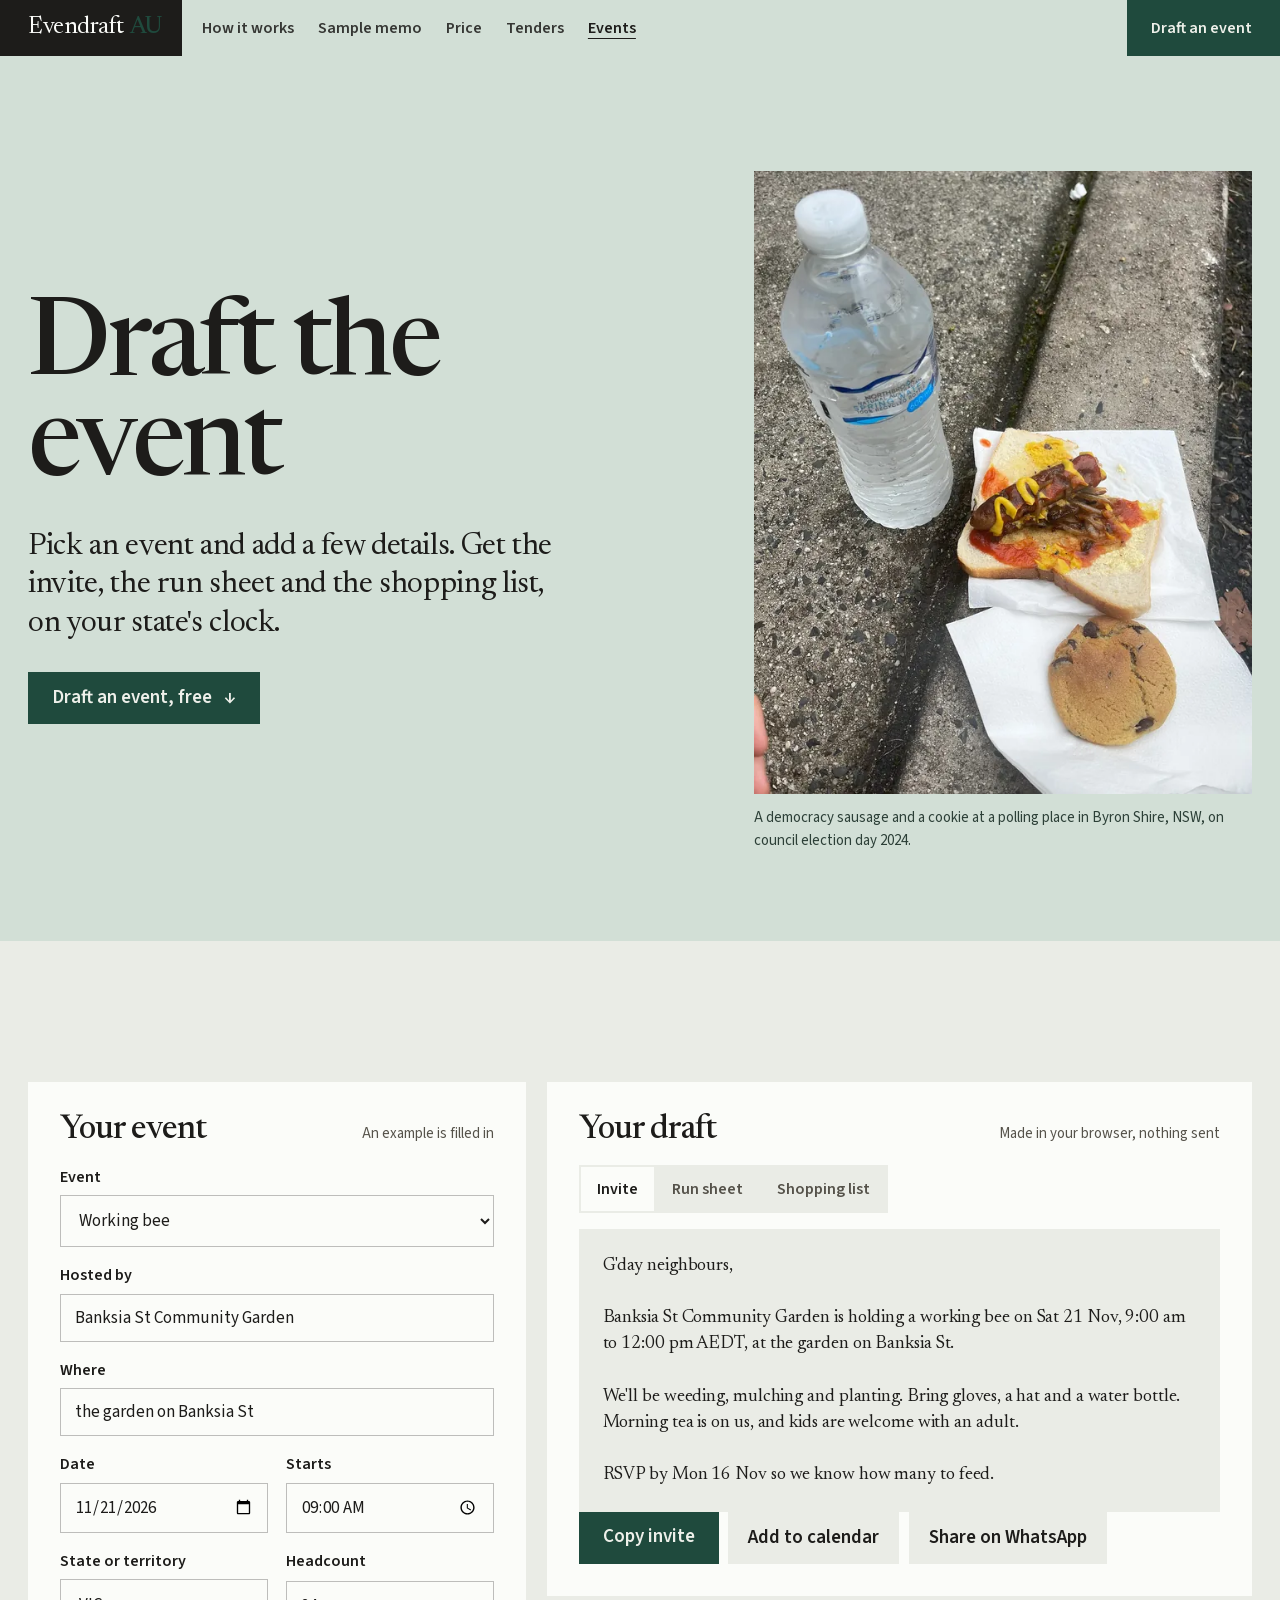
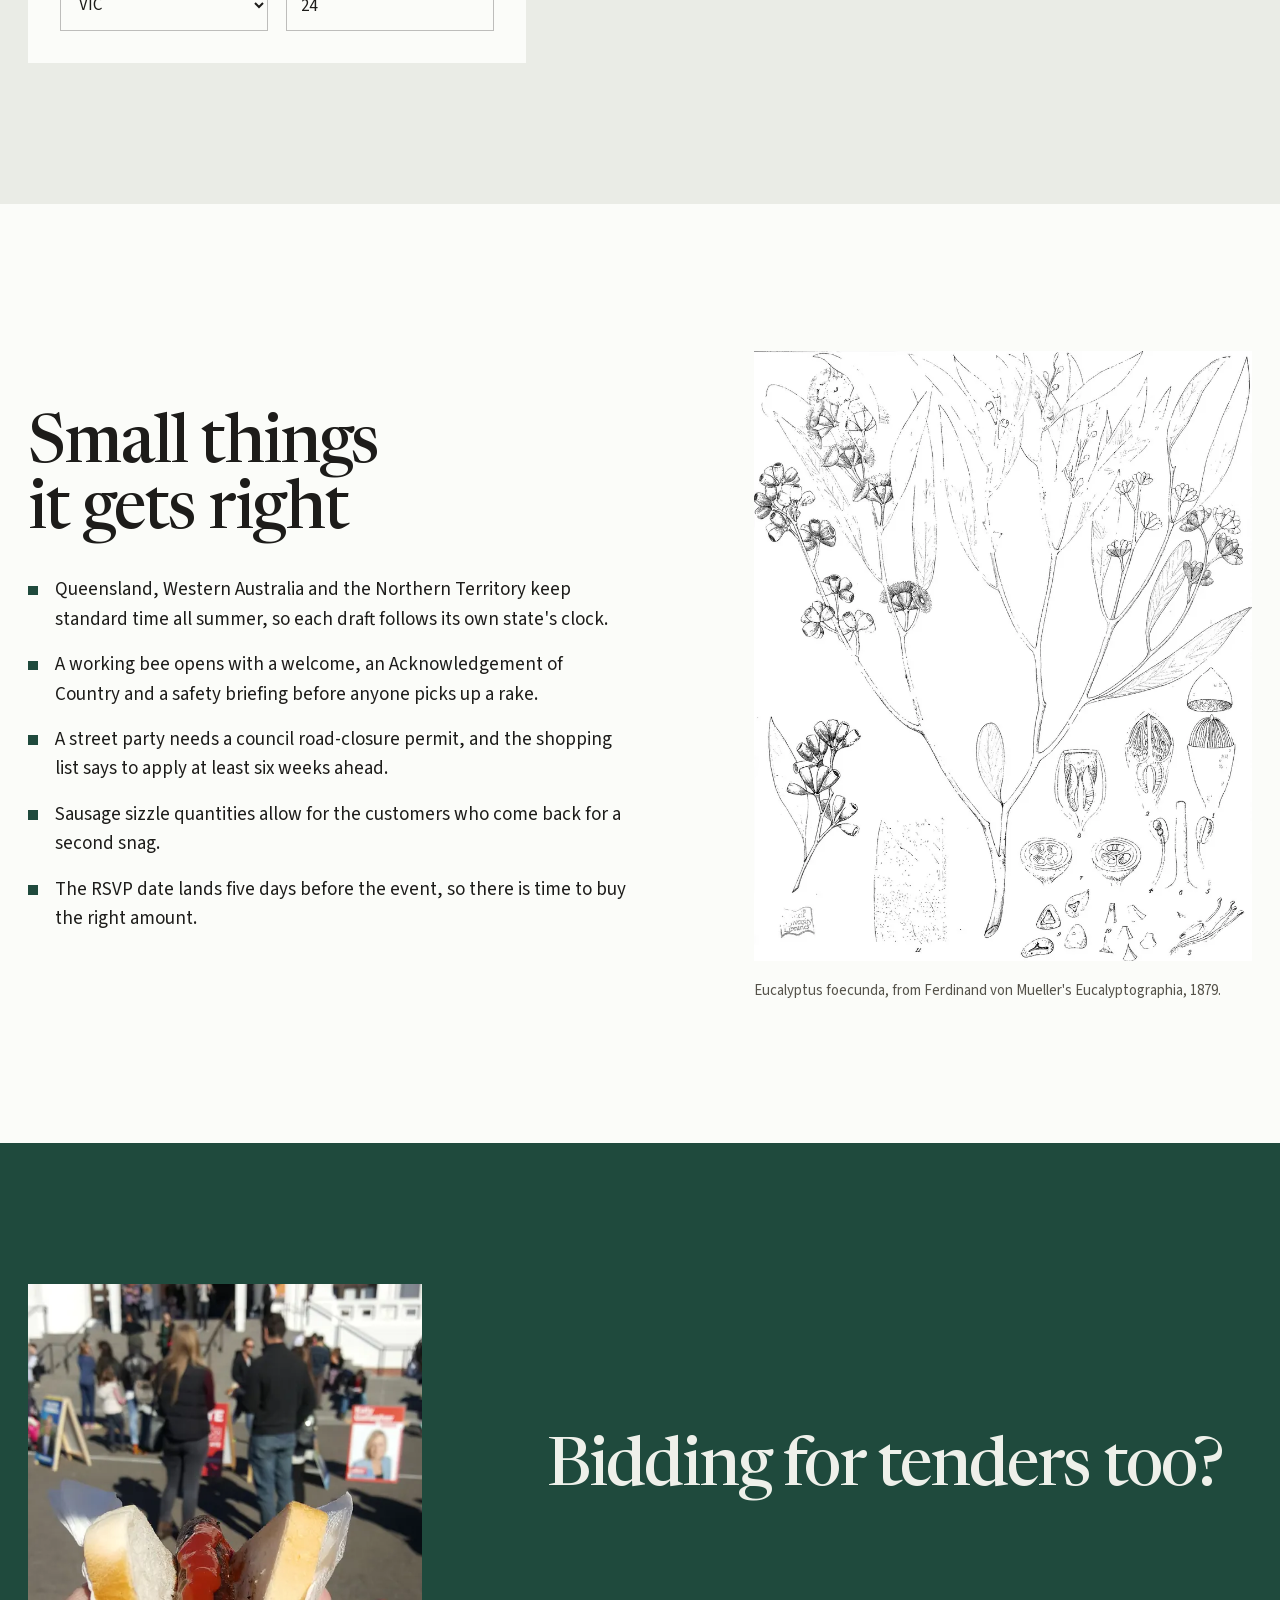
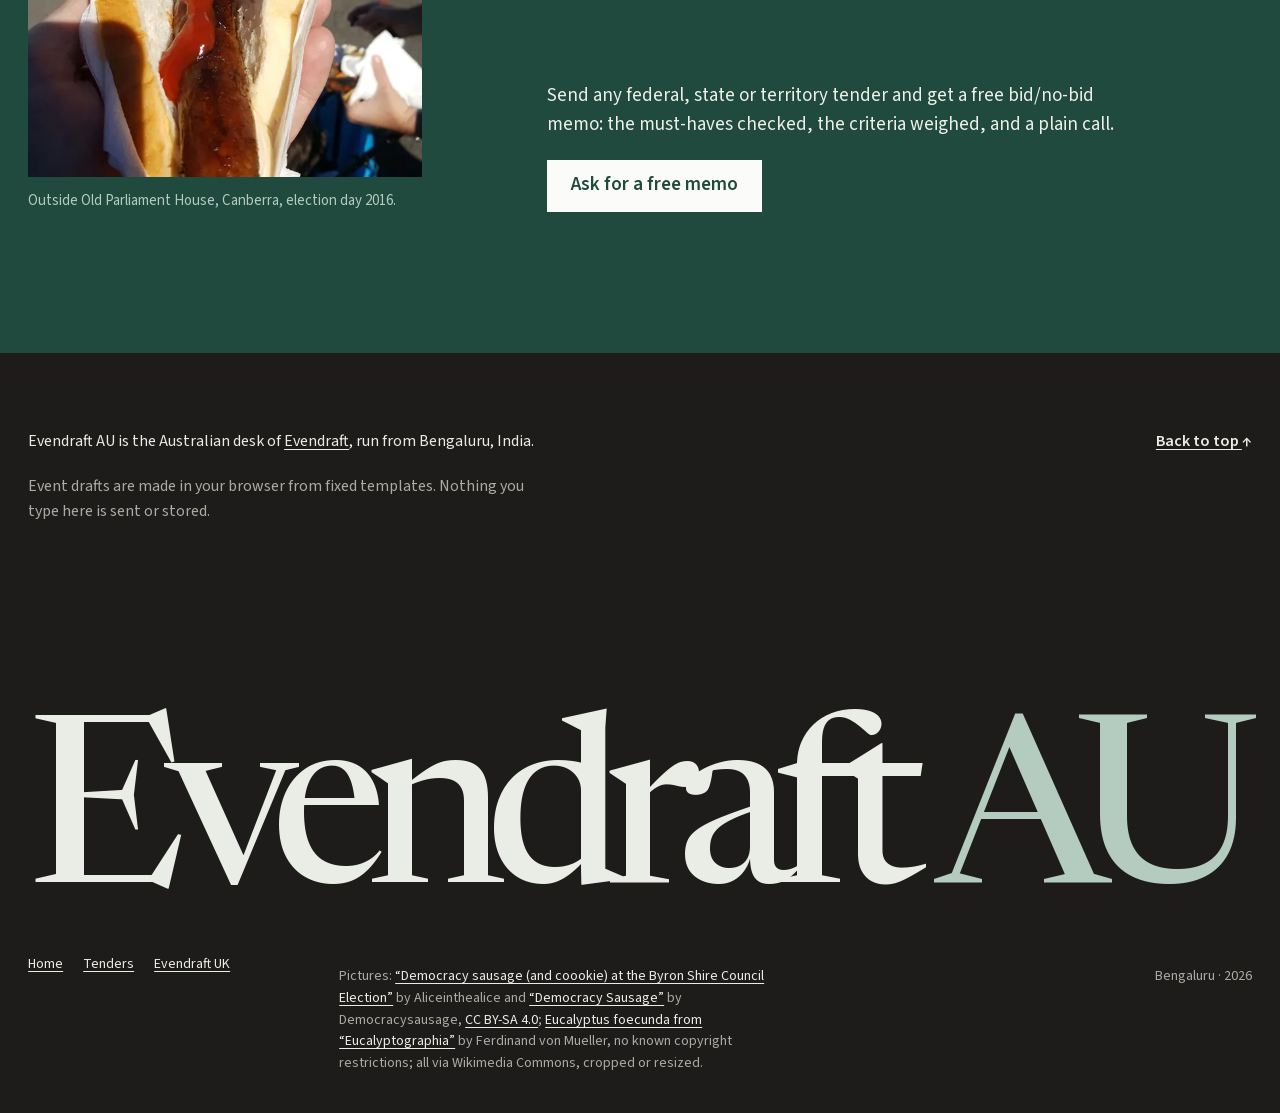
<file: site/events.html>
<!doctype html>
<html lang="en-AU">
<head>
<meta charset="utf-8">
<meta name="viewport" content="width=device-width, initial-scale=1, viewport-fit=cover">
<title>Event drafts for Australian community groups · Evendraft AU</title>
<meta name="description" content="Plans and invites for Australian community events: working bees, sausage sizzles, trivia nights and street Christmas parties. The invite, the run sheet and the shopping list in a minute, free.">
<link rel="icon" href="favicon.svg" type="image/svg+xml">
<link rel="preload" href="assets/fonts/newsreader-latin.woff2" as="font" type="font/woff2" crossorigin>
<link rel="preload" href="assets/fonts/source-sans-3-latin.woff2" as="font" type="font/woff2" crossorigin>
<link rel="stylesheet" href="assets/site.css?v=20261115c">
<script src="assets/boot.js?v=20261115c"></script>
<meta name="theme-color" content="#D2DFD6">
</head>
<body>
<a class="skip" href="#main">Skip to content</a>

<header class="top field f-mint" data-tone="mint">
  <a class="top__wm" href="/" aria-label="Evendraft AU, home">Evendraft<b>AU</b></a>
  <nav class="top__nav" aria-label="Main">
    <a href="/#how">How it works</a>
    <a href="/#memo">Sample memo</a>
    <a href="/#price">Price</a>
    <a href="/tenders">Tenders</a>
    <a href="/events" aria-current="page">Events</a>
  </nav>
  <details class="top__menu">
    <summary>Menu</summary>
    <nav aria-label="Main, phone">
      <a href="/#how">How it works</a>
      <a href="/#memo">Sample memo</a>
      <a href="/#price">Price</a>
      <a href="/tenders">Tenders</a>
      <a href="/events" aria-current="page">Events</a>
    </nav>
  </details>
  <a class="top__cta" href="#draft">Draft an event</a>
</header>

<main id="main" class="page">
  <section class="page-head page-head--split field f-mint chapter" data-chapter="mint" aria-labelledby="page-title">
    <div class="g">
      <div class="page-head__text">
        <h1 id="page-title" class="display" data-rise>Draft the event</h1>
        <p class="lead" data-rise data-i="1">Pick an event and add a few details. Get the invite, the run sheet and the shopping list, on your state's clock.</p>
        <div data-rise data-i="2"><a class="button" href="#draft">Draft an event, free <span class="arrow" aria-hidden="true">↓</span></a></div>
      </div>
      <figure data-rise data-i="1">
        <img src="assets/img/democracy-sausage-byron-900.webp" srcset="assets/img/democracy-sausage-byron-600.webp 600w, assets/img/democracy-sausage-byron-900.webp 900w" sizes="(max-width: 760px) 100vw, 40vw" width="900" height="1125" alt="A sausage in white bread with sauce, a cookie and a bottle of water on a napkin on a concrete kerb" decoding="async">
        <figcaption>A democracy sausage and a cookie at a polling place in Byron Shire, NSW, on council election day 2024.</figcaption>
      </figure>
    </div>
  </section>

  <section class="tool field f-stone chapter" data-chapter="stone" id="draft" aria-labelledby="form-title">
    <div class="g">
      <form class="tool__form" id="draft-form" autocomplete="off" aria-labelledby="form-title" data-rise>
        <div class="tool__head"><h2 id="form-title">Your event</h2><span>An example is filled in</span></div>
        <div class="form__grid">
          <label class="fld wide" for="f-type">Event
            <select id="f-type" name="type">
              <option value="bee">Working bee</option>
              <option value="sizzle">Sausage sizzle fundraiser</option>
              <option value="trivia">Trivia night fundraiser</option>
              <option value="xmas">Street Christmas party</option>
            </select>
          </label>
          <label class="fld wide" for="f-group">Hosted by
            <input id="f-group" name="group" type="text" maxlength="120">
          </label>
          <label class="fld wide" for="f-place">Where
            <input id="f-place" name="place" type="text" maxlength="160">
          </label>
          <label class="fld" for="f-date">Date
            <input id="f-date" name="date" type="date">
          </label>
          <label class="fld" for="f-start">Starts
            <input id="f-start" name="start" type="time" step="900">
          </label>
          <label class="fld" for="f-state">State or territory
            <select id="f-state" name="state">
              <option>VIC</option>
              <option>NSW</option>
              <option>ACT</option>
              <option>QLD</option>
              <option>SA</option>
              <option>WA</option>
              <option>TAS</option>
              <option>NT</option>
            </select>
          </label>
          <label class="fld" for="f-people">Headcount
            <input id="f-people" name="people" type="number" min="1" max="5000" step="1" inputmode="numeric">
          </label>
        </div>
      </form>

      <div class="tool__out" data-ui data-rise data-i="1">
        <div class="tool__head"><h2>Your draft</h2><span>Made in your browser, nothing sent</span></div>
        <div class="tabs" role="tablist" aria-label="Your draft">
          <button type="button" role="tab" id="t-invite" aria-selected="true" aria-controls="p-invite">Invite</button>
          <button type="button" role="tab" id="t-run" aria-selected="false" aria-controls="p-run" tabindex="-1">Run sheet</button>
          <button type="button" role="tab" id="t-list" aria-selected="false" aria-controls="p-list" tabindex="-1">Shopping list</button>
        </div>
        <div id="p-invite" role="tabpanel" aria-labelledby="t-invite">
          <div class="invite" id="invite-text"></div>
          <div class="tool__actions">
            <button type="button" class="button" id="copy-btn">Copy invite</button>
            <button type="button" class="btn-line" id="ics-btn">Add to calendar</button>
            <a class="btn-line" id="wa-link" href="https://wa.me/" target="_blank" rel="noopener">Share on WhatsApp</a>
          </div>
          <p class="status" id="copy-status" role="status" aria-live="polite"></p>
        </div>
        <div id="p-run" role="tabpanel" aria-labelledby="t-run" hidden>
          <ol class="run" id="run-list"></ol>
          <p class="tool__note" id="run-note"></p>
        </div>
        <div id="p-list" role="tabpanel" aria-labelledby="t-list" hidden>
          <ul class="buy" id="buy-list"></ul>
          <p class="tool__note" id="buy-note"></p>
        </div>
      </div>
    </div>
  </section>

  <section class="knows field f-paper chapter" data-chapter="paper" aria-labelledby="knows-title">
    <div class="g">
      <div class="knows__text">
        <h2 id="knows-title" class="head" data-rise>Small things it gets right</h2>
        <ul class="knows__list" data-rise data-i="1">
          <li>Queensland, Western Australia and the Northern Territory keep standard time all summer, so each draft follows its own state's clock.</li>
          <li>A working bee opens with a welcome, an Acknowledgement of Country and a safety briefing before anyone picks up a rake.</li>
          <li>A street party needs a council road-closure permit, and the shopping list says to apply at least six weeks ahead.</li>
          <li>Sausage sizzle quantities allow for the customers who come back for a second snag.</li>
          <li>The RSVP date lands five days before the event, so there is time to buy the right amount.</li>
        </ul>
      </div>
      <figure class="plate" data-rise data-i="1">
        <img src="assets/img/eucalyptus-plate-900.webp" width="900" height="1102" alt="A botanical engraving of a eucalyptus branch with leaves, buds and gum nuts" loading="lazy" decoding="async">
        <figcaption>Eucalyptus foecunda, from Ferdinand von Mueller's Eucalyptographia, 1879.</figcaption>
      </figure>
    </div>
  </section>

  <section class="cta-band field f-green chapter" data-chapter="green" aria-labelledby="cta-title">
    <div class="g">
      <figure data-rise>
        <img src="assets/img/democracy-sausage-old-parliament-house-600.webp" srcset="assets/img/democracy-sausage-old-parliament-house-600.webp 600w, assets/img/democracy-sausage-old-parliament-house-900.webp 900w" sizes="(max-width: 760px) 100vw, 30vw" width="600" height="750" alt="A sausage in white bread with tomato sauce, held up outside Old Parliament House in Canberra" loading="lazy" decoding="async">
        <figcaption>Outside Old Parliament House, Canberra, election day 2016.</figcaption>
      </figure>
      <h2 id="cta-title" data-rise>Bidding for tenders too?</h2>
      <div class="cta-band__act" data-rise data-i="1">
        <p>Send any federal, state or territory tender and get a free bid/no-bid memo: the must-haves checked, the criteria weighed, and a plain call.</p>
        <a class="button" href="/#ask">Ask for a free memo</a>
      </div>
    </div>
  </section>
</main>

<footer class="foot field f-dark" data-chapter="dark">
  <div class="g foot__top">
    <div class="foot__notes">
      <p>Evendraft AU is the Australian desk of <a href="https://evendraft.pages.dev">Evendraft</a>, run from Bengaluru, India.</p>
      <p class="soft">Event drafts are made in your browser from fixed templates. Nothing you type here is sent or stored.</p>
    </div>
    <a class="foot__back link" href="#main">Back to top <span class="arrow" aria-hidden="true">↑</span></a>
  </div>
  <div class="foot__name" aria-hidden="true">
    <svg viewBox="0 0 1000 176" focusable="false"><text x="0" y="146" font-size="190" textLength="1000" lengthAdjust="spacing">Evendraft <tspan class="au">AU</tspan></text></svg>
  </div>
  <div class="g foot__meta">
    <p><a href="/">Home</a><a href="/tenders">Tenders</a><a href="https://evendraft.pages.dev">Evendraft UK</a></p>
    <p class="credits">Pictures: <a href="https://commons.wikimedia.org/wiki/File:Democracy_sausage_(and_coookie)_at_the_Byron_Shire_Council_Election.jpg">“Democracy sausage (and coookie) at the Byron Shire Council Election”</a> by Aliceinthealice and <a href="https://commons.wikimedia.org/wiki/File:Democracy_Sausage.jpg">“Democracy Sausage”</a> by Democracysausage, <a href="https://creativecommons.org/licenses/by-sa/4.0">CC BY-SA 4.0</a>; <a href="https://commons.wikimedia.org/wiki/File:Eucalyptus_foecunda_from_%22Eucalyptographia._A_descriptive_atlas_of_the_eucalypts_of_Australia_and_the_adjoining_islands%22;_(1879)_(20165942804).jpg">Eucalyptus foecunda from “Eucalyptographia”</a> by Ferdinand von Mueller, no known copyright restrictions; all via Wikimedia Commons, cropped or resized.</p>
    <p>Bengaluru · 2026</p>
  </div>
</footer>

<script src="assets/site.js?v=20261115c" defer></script>
<script src="assets/events.js?v=20261115c" defer></script>
</body>
</html>
</file>
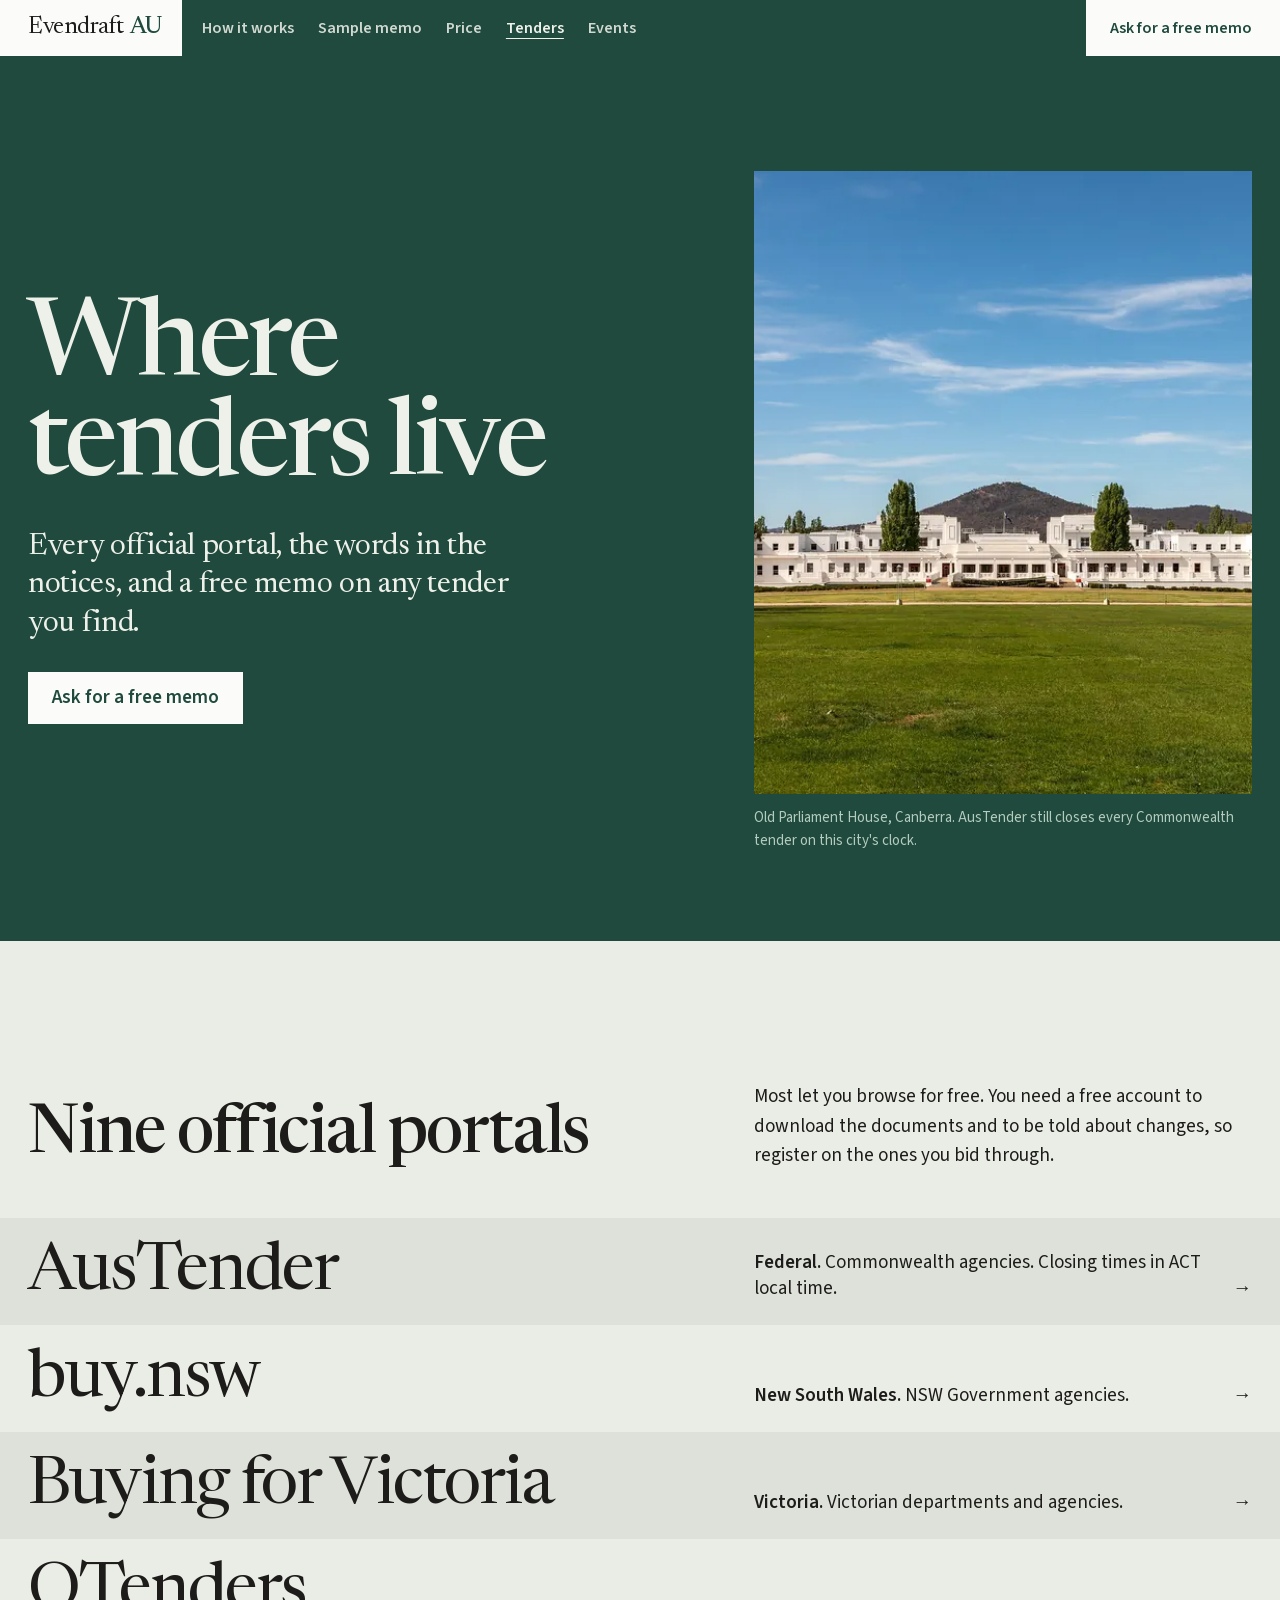
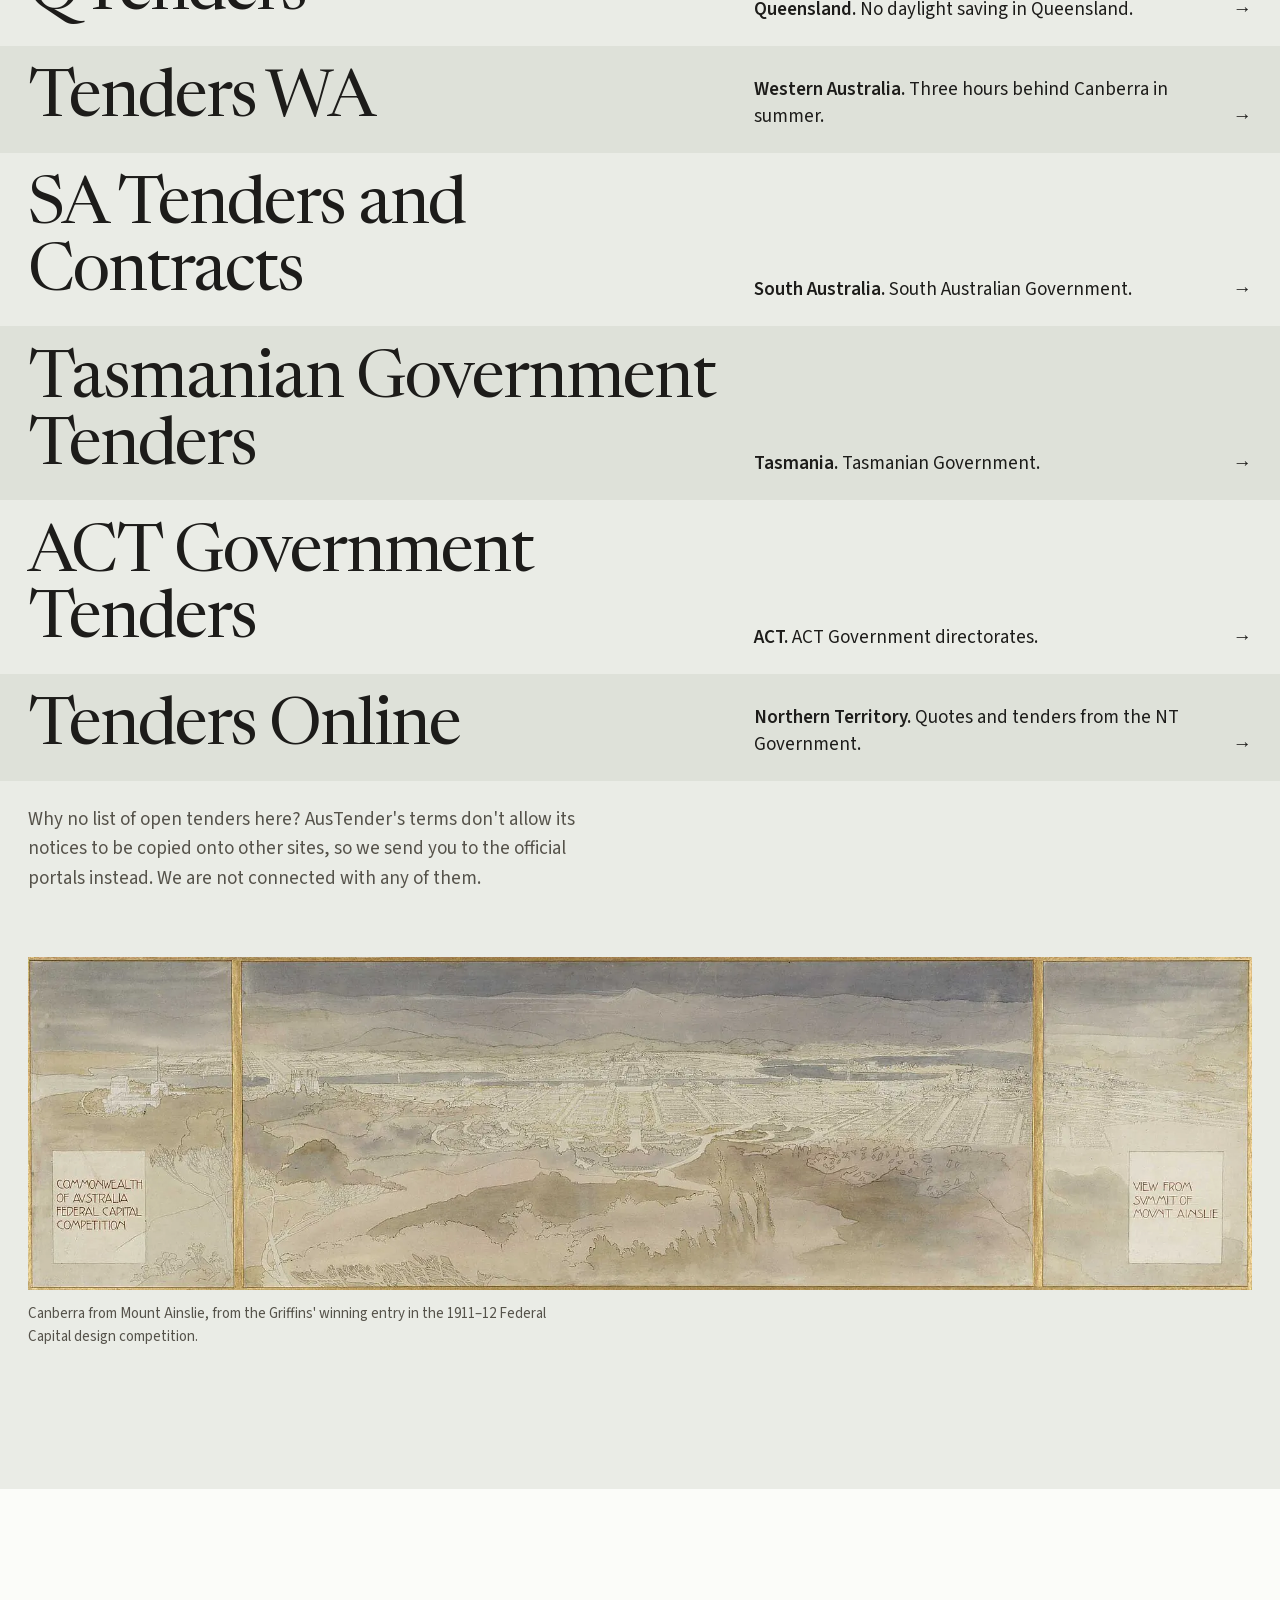
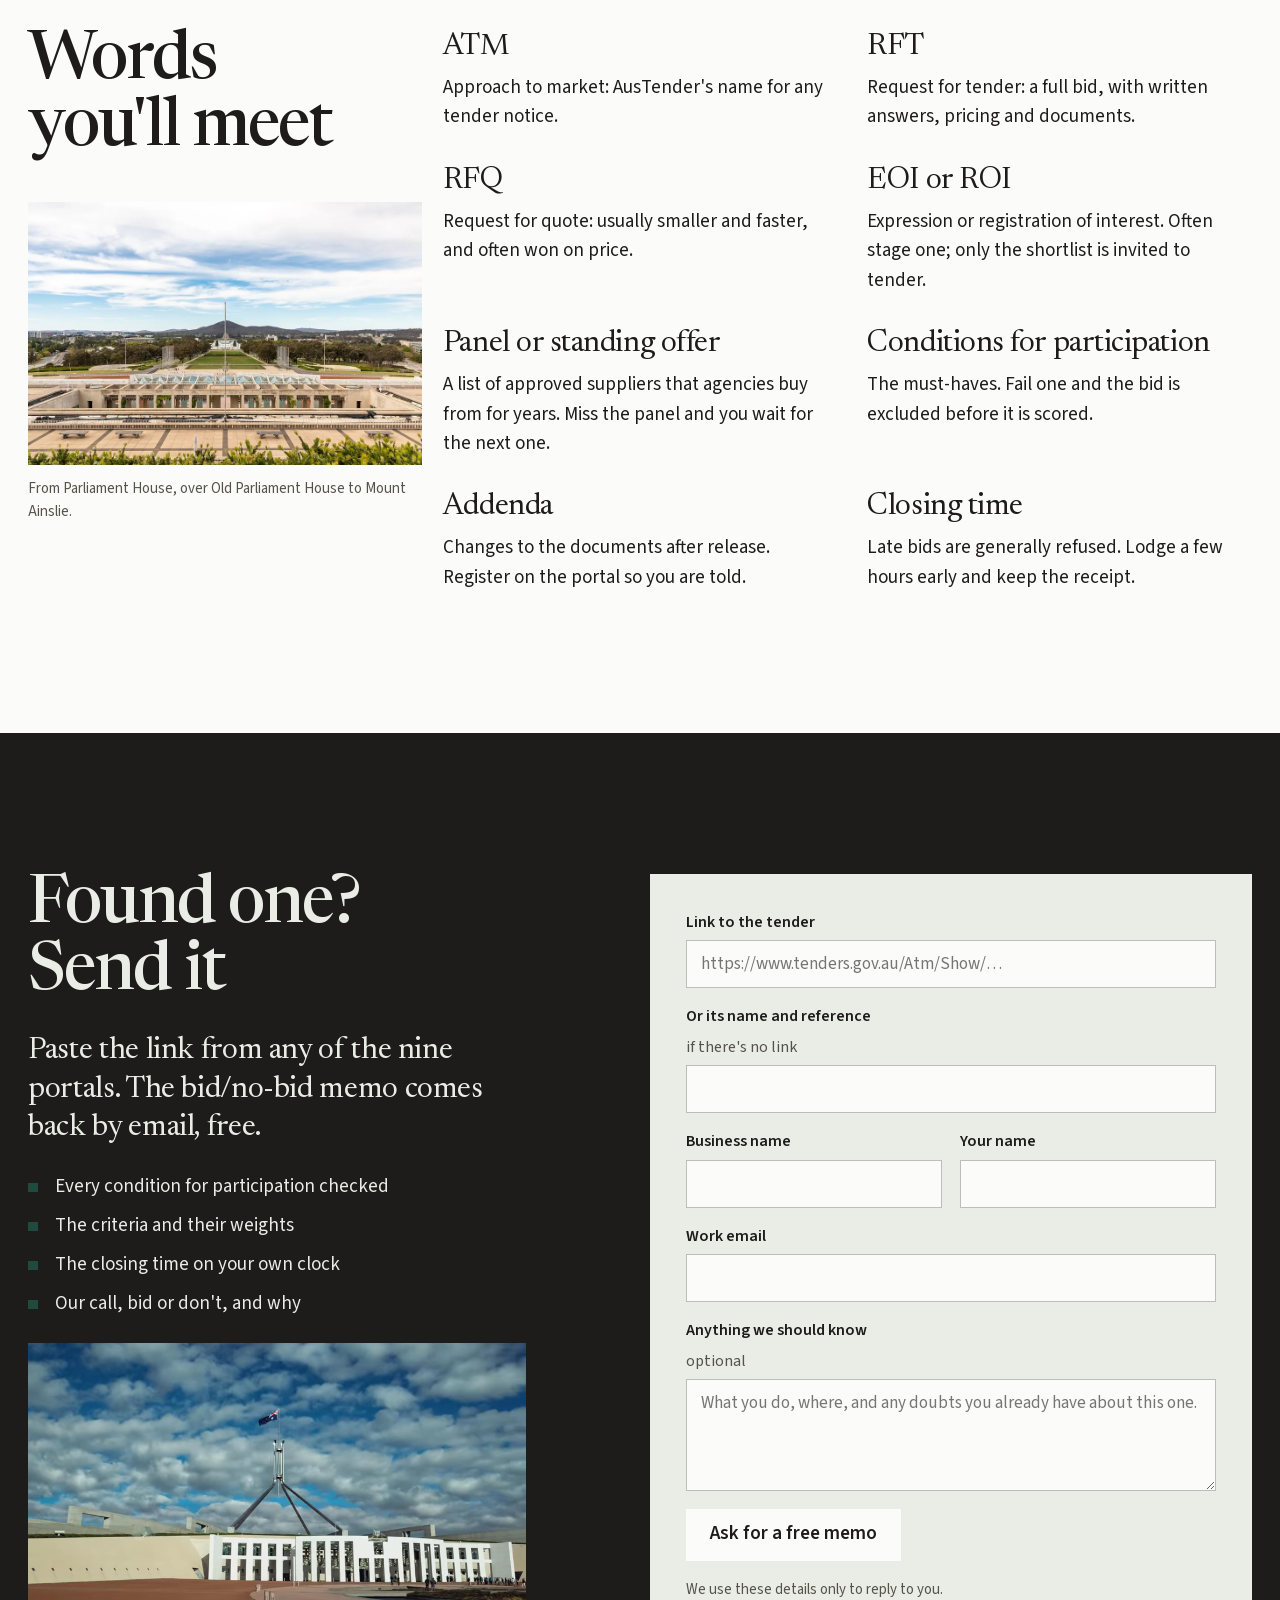
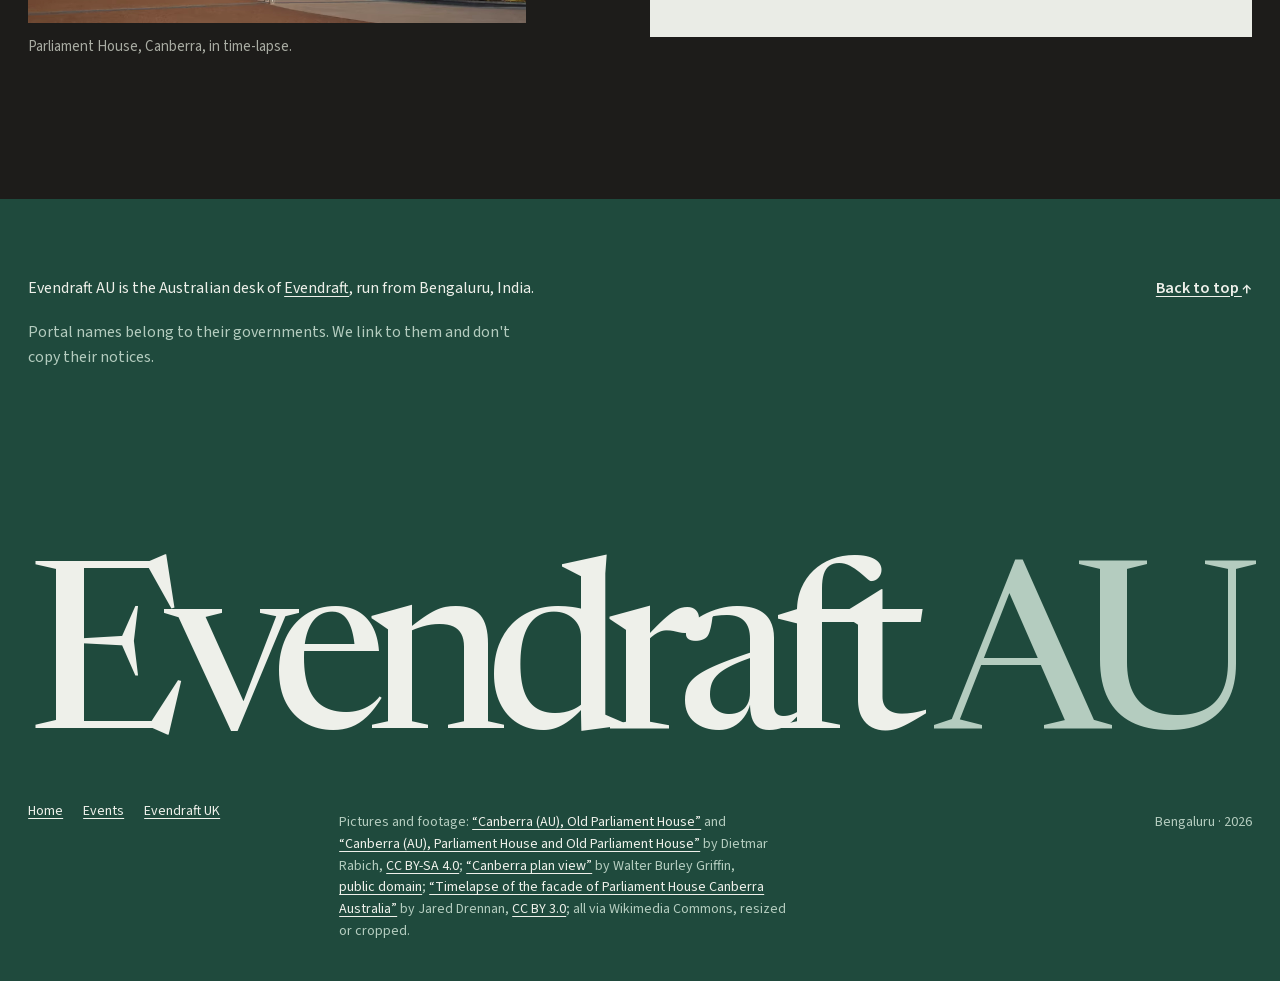
<file: site/tenders.html>
<!doctype html>
<html lang="en-AU">
<head>
<meta charset="utf-8">
<meta name="viewport" content="width=device-width, initial-scale=1, viewport-fit=cover">
<title>Australian government tenders, portal by portal · Evendraft AU</title>
<meta name="description" content="Every official portal where Australian federal, state and territory governments publish tenders, the words you'll meet in the notices, and a free bid/no-bid memo on any of them.">
<link rel="icon" href="favicon.svg" type="image/svg+xml">
<link rel="preload" href="assets/fonts/newsreader-latin.woff2" as="font" type="font/woff2" crossorigin>
<link rel="preload" href="assets/fonts/source-sans-3-latin.woff2" as="font" type="font/woff2" crossorigin>
<link rel="stylesheet" href="assets/site.css?v=20261115c">
<script src="assets/boot.js?v=20261115c"></script>
<meta name="theme-color" content="#1F4A3D">
</head>
<body>
<a class="skip" href="#main">Skip to content</a>

<header class="top field f-green" data-tone="green">
  <a class="top__wm" href="/" aria-label="Evendraft AU, home">Evendraft<b>AU</b></a>
  <nav class="top__nav" aria-label="Main">
    <a href="/#how">How it works</a>
    <a href="/#memo">Sample memo</a>
    <a href="/#price">Price</a>
    <a href="/tenders" aria-current="page">Tenders</a>
    <a href="/events">Events</a>
  </nav>
  <details class="top__menu">
    <summary>Menu</summary>
    <nav aria-label="Main, phone">
      <a href="/#how">How it works</a>
      <a href="/#memo">Sample memo</a>
      <a href="/#price">Price</a>
      <a href="/tenders" aria-current="page">Tenders</a>
      <a href="/events">Events</a>
    </nav>
  </details>
  <a class="top__cta" href="#ask">Ask for a free memo</a>
</header>

<main id="main" class="page">
  <section class="page-head page-head--split field f-green chapter" data-chapter="green" aria-labelledby="page-title">
    <div class="g">
      <div class="page-head__text">
        <h1 id="page-title" class="display" data-rise>Where tenders live</h1>
        <p class="lead" data-rise data-i="1">Every official portal, the words in the notices, and a free memo on any tender you find.</p>
        <div data-rise data-i="2"><a class="button" href="#ask">Ask for a free memo</a></div>
      </div>
      <figure data-rise data-i="1">
        <img src="assets/img/old-parliament-house-1600.webp" srcset="assets/img/old-parliament-house-900.webp 900w, assets/img/old-parliament-house-1600.webp 1600w" sizes="(max-width: 760px) 100vw, 40vw" width="1600" height="1067" alt="Old Parliament House in Canberra, white and low behind a wide green lawn, with Mount Ainslie beyond" decoding="async">
        <figcaption>Old Parliament House, Canberra. AusTender still closes every Commonwealth tender on this city's clock.</figcaption>
      </figure>
    </div>
  </section>

  <section class="field f-stone chapter" data-chapter="stone" id="portals" aria-labelledby="portals-title">
    <div class="g rows-intro">
      <h2 id="portals-title" class="head" data-rise>Nine official portals</h2>
      <p data-rise data-i="1">Most let you browse for free. You need a free account to download the documents and to be told about changes, so register on the ones you bid through.</p>
    </div>
    <div class="prows" data-rise data-i="2">
      <a class="prow" href="https://www.tenders.gov.au/" rel="noopener"><span class="prow__name">AusTender</span><span class="prow__note"><span><b>Federal.</b> Commonwealth agencies. Closing times in ACT local time.</span><span class="arrow" aria-hidden="true">→</span></span></a>
      <a class="prow" href="https://buy.nsw.gov.au/" rel="noopener"><span class="prow__name">buy.nsw</span><span class="prow__note"><span><b>New South Wales.</b> NSW Government agencies.</span><span class="arrow" aria-hidden="true">→</span></span></a>
      <a class="prow" href="https://www.tenders.vic.gov.au/" rel="noopener"><span class="prow__name">Buying for Victoria</span><span class="prow__note"><span><b>Victoria.</b> Victorian departments and agencies.</span><span class="arrow" aria-hidden="true">→</span></span></a>
      <a class="prow" href="https://qtenders.hpw.qld.gov.au/" rel="noopener"><span class="prow__name">QTenders</span><span class="prow__note"><span><b>Queensland.</b> No daylight saving in Queensland.</span><span class="arrow" aria-hidden="true">→</span></span></a>
      <a class="prow" href="https://www.tenders.wa.gov.au/" rel="noopener"><span class="prow__name">Tenders WA</span><span class="prow__note"><span><b>Western Australia.</b> Three hours behind Canberra in summer.</span><span class="arrow" aria-hidden="true">→</span></span></a>
      <a class="prow" href="https://www.tenders.sa.gov.au/" rel="noopener"><span class="prow__name">SA Tenders and Contracts</span><span class="prow__note"><span><b>South Australia.</b> South Australian Government.</span><span class="arrow" aria-hidden="true">→</span></span></a>
      <a class="prow" href="https://www.tenders.tas.gov.au/" rel="noopener"><span class="prow__name">Tasmanian Government Tenders</span><span class="prow__note"><span><b>Tasmania.</b> Tasmanian Government.</span><span class="arrow" aria-hidden="true">→</span></span></a>
      <a class="prow" href="https://www.tenders.act.gov.au/" rel="noopener"><span class="prow__name">ACT Government Tenders</span><span class="prow__note"><span><b>ACT.</b> ACT Government directorates.</span><span class="arrow" aria-hidden="true">→</span></span></a>
      <a class="prow" href="https://tendersonline.nt.gov.au/" rel="noopener"><span class="prow__name">Tenders Online</span><span class="prow__note"><span><b>Northern Territory.</b> Quotes and tenders from the NT Government.</span><span class="arrow" aria-hidden="true">→</span></span></a>
    </div>
    <div class="g rows-note">
      <p class="soft" data-rise>Why no list of open tenders here? AusTender's terms don't allow its notices to be copied onto other sites, so we send you to the official portals instead. We are not connected with any of them.</p>
      <figure class="pano-band" data-rise>
        <img src="assets/img/griffin-canberra-1912-1920.webp" srcset="assets/img/griffin-canberra-1912-1200.webp 1200w, assets/img/griffin-canberra-1912-1920.webp 1920w" sizes="100vw" width="1920" height="523" alt="A pale watercolour panorama of the planned city of Canberra, seen from the summit of Mount Ainslie" loading="lazy" decoding="async">
        <figcaption>Canberra from Mount Ainslie, from the Griffins' winning entry in the 1911–12 Federal Capital design competition.</figcaption>
      </figure>
    </div>
  </section>

  <section class="field f-paper chapter" data-chapter="paper" aria-labelledby="terms-title">
    <div class="g terms">
      <div class="terms__side">
        <h2 id="terms-title" class="head" data-rise>Words you'll meet</h2>
        <figure data-rise data-i="1">
          <img src="assets/img/canberra-from-parliament-house-900.webp" srcset="assets/img/canberra-from-parliament-house-900.webp 900w, assets/img/canberra-from-parliament-house-1600.webp 1600w" sizes="(max-width: 760px) 100vw, 30vw" width="900" height="600" alt="The view from Parliament House over Old Parliament House and Anzac Parade to Mount Ainslie" loading="lazy" decoding="async">
          <figcaption>From Parliament House, over Old Parliament House to Mount Ainslie.</figcaption>
        </figure>
      </div>
      <dl data-rise data-i="1">
        <div><dt>ATM</dt><dd>Approach to market: AusTender's name for any tender notice.</dd></div>
        <div><dt>RFT</dt><dd>Request for tender: a full bid, with written answers, pricing and documents.</dd></div>
        <div><dt>RFQ</dt><dd>Request for quote: usually smaller and faster, and often won on price.</dd></div>
        <div><dt>EOI or ROI</dt><dd>Expression or registration of interest. Often stage one; only the shortlist is invited to tender.</dd></div>
        <div><dt>Panel or standing offer</dt><dd>A list of approved suppliers that agencies buy from for years. Miss the panel and you wait for the next one.</dd></div>
        <div><dt>Conditions for participation</dt><dd>The must-haves. Fail one and the bid is excluded before it is scored.</dd></div>
        <div><dt>Addenda</dt><dd>Changes to the documents after release. Register on the portal so you are told.</dd></div>
        <div><dt>Closing time</dt><dd>Late bids are generally refused. Lodge a few hours early and keep the receipt.</dd></div>
      </dl>
    </div>
  </section>

  <section class="ask field f-dark chapter" data-chapter="dark" id="ask" aria-labelledby="ask-title">
    <div class="g">
      <div class="ask__intro">
        <h2 id="ask-title" data-rise>Found one? Send it</h2>
        <p class="lead" data-rise data-i="1">Paste the link from any of the nine portals. The bid/no-bid memo comes back by email, free.</p>
        <ul class="ask__points" data-rise data-i="2">
          <li>Every condition for participation checked</li>
          <li>The criteria and their weights</li>
          <li>The closing time on your own clock</li>
          <li>Our call, bid or don't, and why</li>
        </ul>
        <figure class="ask__fig" data-rise data-i="3">
          <video data-film autoplay muted loop playsinline preload="metadata" poster="assets/img/parliament-house-timelapse-poster-854.webp" width="854" height="480" aria-label="Time-lapse of Parliament House, Canberra, with clouds passing over the flagpole">
            <source src="assets/media/parliament-house-timelapse.webm" type="video/webm">
          </video>
          <figcaption>Parliament House, Canberra, in time-lapse.</figcaption>
        </figure>
      </div>
      <form class="form" id="memo-form" novalidate data-rise data-i="1">
        <div class="form__grid">
          <label class="fld wide" for="m-url">Link to the tender
            <input id="m-url" name="tender_url" type="url" inputmode="url" placeholder="https://www.tenders.gov.au/Atm/Show/…" autocomplete="off">
          </label>
          <label class="fld wide" for="m-title">Or its name and reference <span class="opt">if there's no link</span>
            <input id="m-title" name="tender_title" type="text" maxlength="300" autocomplete="off">
          </label>
          <label class="fld" for="m-company">Business name
            <input id="m-company" name="company" type="text" maxlength="200" autocomplete="organization">
          </label>
          <label class="fld" for="m-name">Your name
            <input id="m-name" name="name" type="text" maxlength="200" autocomplete="name">
          </label>
          <label class="fld wide" for="m-email">Work email
            <input id="m-email" name="email" type="email" maxlength="160" autocomplete="email" required>
          </label>
          <label class="fld wide" for="m-msg">Anything we should know <span class="opt">optional</span>
            <textarea id="m-msg" name="message" maxlength="2500" placeholder="What you do, where, and any doubts you already have about this one."></textarea>
          </label>
        </div>
        <span class="hp" aria-hidden="true"><label>Leave this empty <input type="text" name="evd_extra" tabindex="-1" autocomplete="off" data-1p-ignore data-lpignore="true"></label></span>
        <div class="form__foot">
          <button class="button" type="submit" id="m-send">Ask for a free memo</button>
          <span class="status" id="m-status" role="status" aria-live="polite"></span>
        </div>
        <p class="form__note">We use these details only to reply to you.</p>
      </form>
    </div>
  </section>
</main>

<footer class="foot field f-green" data-chapter="green">
  <div class="g foot__top">
    <div class="foot__notes">
      <p>Evendraft AU is the Australian desk of <a href="https://evendraft.pages.dev">Evendraft</a>, run from Bengaluru, India.</p>
      <p class="soft">Portal names belong to their governments. We link to them and don't copy their notices.</p>
    </div>
    <a class="foot__back link" href="#main">Back to top <span class="arrow" aria-hidden="true">↑</span></a>
  </div>
  <div class="foot__name" aria-hidden="true">
    <svg viewBox="0 0 1000 176" focusable="false"><text x="0" y="146" font-size="190" textLength="1000" lengthAdjust="spacing">Evendraft <tspan class="au">AU</tspan></text></svg>
  </div>
  <div class="g foot__meta">
    <p><a href="/">Home</a><a href="/events">Events</a><a href="https://evendraft.pages.dev">Evendraft UK</a></p>
    <p class="credits">Pictures and footage: <a href="https://commons.wikimedia.org/wiki/File:Canberra_(AU),_Old_Parliament_House_--_2019_--_1744.jpg">“Canberra (AU), Old Parliament House”</a> and <a href="https://commons.wikimedia.org/wiki/File:Canberra_(AU),_Parliament_House_and_Old_Parliament_House_--_2019_--_1767.jpg">“Canberra (AU), Parliament House and Old Parliament House”</a> by Dietmar Rabich, <a href="https://creativecommons.org/licenses/by-sa/4.0">CC BY-SA 4.0</a>; <a href="https://commons.wikimedia.org/wiki/File:Canberra_plan_view-WBG.jpg">“Canberra plan view”</a> by Walter Burley Griffin, <a href="https://creativecommons.org/publicdomain/mark/1.0/">public domain</a>; <a href="https://commons.wikimedia.org/wiki/File:Timelapse_of_the_facade_of_Parliament_House_Canberra_Australia.webm">“Timelapse of the facade of Parliament House Canberra Australia”</a> by Jared Drennan, <a href="https://creativecommons.org/licenses/by/3.0">CC BY 3.0</a>; all via Wikimedia Commons, resized or cropped.</p>
    <p>Bengaluru · 2026</p>
  </div>
</footer>

<script src="assets/site.js?v=20261115c" defer></script>
<script src="assets/memo.js?v=20261115c" defer></script>
</body>
</html>
</file>
<file: site/assets/site.css>
/* Evendraft AU: site.css. The Evendraft "annotated draft" system (Newsreader + Source Sans 3; stone, paper, ink,
   one deep green), set as colour chapters: every section is one flat field, floor to ceiling, and the fixed header
   takes the ink of the chapter beneath it. Product fragments (memos, tables, the clock) are real interface pieces
   marked data-ui. Motion: rise-in entrances that end at rest, the header's chapter colour, one moving picture. */

@font-face {
  font-family: "Newsreader"; font-style: normal; font-weight: 300 700; font-display: swap;
  src: url("fonts/newsreader-latin.woff2") format("woff2");
}
@font-face {
  font-family: "Source Sans 3"; font-style: normal; font-weight: 400 700; font-display: swap;
  src: url("fonts/source-sans-3-latin.woff2") format("woff2");
}

:root {
  --stone: #EAECE6;
  --surface: #DEE1D9;
  --paper: #FBFCF9;
  --ink: #1D1C1A;
  --muted: #55524A;
  --green: #1F4A3D;
  --green-strong: #163A30;
  --green-ink: #EEF0EA;
  --green-soft: #B4CCBF;
  --green-tint: #D2DFD6;
  --dark: #1D1C1A;
  --dark-ink: #EAECE6;
  --dark-soft: #A9ACA3;
  --amber: #F6EAD3;
  --amber-ink: #6E4308;
  --ok-bg: #E5F0EA; --ok-ink: #1F4A3D;
  --act-bg: #F6EAD3; --act-ink: #6E4308;
  --chk-bg: #E3EBF3; --chk-ink: #23466A;

  --font-display: "Newsreader", Georgia, "Times New Roman", serif;
  --font-text: "Source Sans 3", "Segoe UI", Helvetica, Arial, sans-serif;

  --step-small: clamp(0.875rem, 0.85rem + 0.1vw, 0.9375rem);
  --step-body: clamp(1.0625rem, 1rem + 0.25vw, 1.1875rem);
  --step-lead: clamp(1.375rem, 1.06rem + 1.05vw, 2rem);
  --step-head: clamp(2.5rem, 1.3rem + 3.6vw, 4.75rem);
  --step-display: clamp(3.25rem, 0.6rem + 7.6vw, 7.5rem);

  --margin: clamp(1rem, 2.2vw, 2rem);
  --gutter: clamp(0.75rem, 1.6vw, 1.5rem);
  --header: 3.5rem;
  --chapter: clamp(7rem, 11vw, 10rem);

  --ease-expo: cubic-bezier(0.16, 1, 0.3, 1);
  --ease-out: cubic-bezier(0.22, 1, 0.36, 1);
  --ease-drawer: cubic-bezier(0.32, 0.72, 0, 1);
  color-scheme: light;
}

/* ---------- reset ---------- */
*, *::before, *::after { box-sizing: border-box; }
html { -webkit-text-size-adjust: 100%; text-size-adjust: 100%; background: var(--stone); scroll-padding-top: calc(var(--header) + 1rem); }
@media (prefers-reduced-motion: no-preference) { html { scroll-behavior: smooth; } }
body {
  margin: 0; background: var(--stone); color: var(--ink);
  font-family: var(--font-text); font-size: var(--step-body); line-height: 1.55;
  font-kerning: normal; -webkit-font-smoothing: antialiased; text-rendering: optimizeLegibility;
}
h1, h2, h3, h4, p, figure, blockquote, ul, ol, dl, dd { margin: 0; }
ul[class], ol[class] { padding: 0; list-style: none; }
img, svg, video { display: block; max-width: 100%; }
img, video { height: auto; }
button, input, select, textarea { font: inherit; color: inherit; }
button { background: none; border: 0; padding: 0; cursor: pointer; }
a { color: inherit; text-underline-offset: 0.18em; text-decoration-thickness: 1px; -webkit-tap-highlight-color: transparent; }
[hidden] { display: none !important; }
::selection { background: var(--green); color: var(--green-ink); }
:focus-visible { outline: 2px solid currentColor; outline-offset: 3px; }
.sr-only, .hp { position: absolute; width: 1px; height: 1px; overflow: hidden; clip-path: inset(50%); white-space: nowrap; }
.skip { position: absolute; left: var(--margin); top: -4rem; z-index: 80; background: var(--paper); color: var(--ink); padding: 0.7rem 1rem; font-weight: 600; }
.skip:focus { top: 0.5rem; }

/* ---------- type ---------- */
h1, h2, h3 { font-family: var(--font-display); font-weight: 480; text-wrap: balance; font-optical-sizing: auto; letter-spacing: -0.03em; }
.display { font-size: var(--step-display); line-height: 0.94; letter-spacing: -0.04em; }
.head { font-size: var(--step-head); line-height: 1; }
.lead { font-family: var(--font-display); font-size: var(--step-lead); line-height: 1.28; letter-spacing: -0.012em; font-weight: 400; }
.small { font-size: var(--step-small); line-height: 1.45; }
p { max-width: 64ch; text-wrap: pretty; }
p + p { margin-top: 0.85em; }
.nums { font-variant-numeric: tabular-nums lining-nums; }
.nowrap { white-space: nowrap; }

/* ---------- fields: one flat colour per chapter ---------- */
.field { --ink-c: var(--ink); --soft-c: var(--muted); --btn-bg: var(--green); --btn-ink: var(--green-ink); --tile: var(--surface); background: var(--fbg); color: var(--ink-c); }
.f-stone { --fbg: var(--stone); --tile: var(--surface); }
.f-paper { --fbg: var(--paper); --tile: var(--stone); }
.f-mint { --fbg: var(--green-tint); --soft-c: #2c3f37; --tile: #C3D5CA; }
.f-green { --fbg: var(--green); --ink-c: var(--green-ink); --soft-c: var(--green-soft); --btn-bg: var(--paper); --btn-ink: var(--green); --tile: #2A5B4C; }
.f-dark { --fbg: var(--dark); --ink-c: var(--dark-ink); --soft-c: var(--dark-soft); --btn-bg: var(--paper); --btn-ink: var(--ink); --tile: #2B2A27; }
.chapter { padding-block: var(--chapter); position: relative; }
.soft { color: var(--soft-c); }

/* ---------- grid ---------- */
.g { display: grid; grid-template-columns: repeat(12, minmax(0, 1fr)); column-gap: var(--gutter); padding-inline: max(var(--margin), env(safe-area-inset-left, 0px)) max(var(--margin), env(safe-area-inset-right, 0px)); }
.g > * { min-width: 0; }

/* ---------- controls ---------- */
.button {
  display: inline-flex; align-items: center; justify-content: center; gap: 0.6em;
  min-height: 3.25rem; padding: 0 1.5rem;
  background: var(--btn-bg); color: var(--btn-ink);
  font-family: var(--font-text); font-weight: 600; font-size: var(--step-body); text-decoration: none; line-height: 1.1;
  transition: transform 140ms var(--ease-out), background-color 200ms, color 200ms;
}
.button:hover { background: var(--green-strong); color: var(--green-ink); }
.f-green .button:hover, .f-dark .button:hover { background: var(--amber); color: var(--ink); }
.button:active { transform: scale(0.97); }
.button[disabled] { opacity: 0.6; cursor: progress; }
.link { font-weight: 600; text-decoration: underline; text-decoration-thickness: 1px; text-underline-offset: 0.2em; transition: color 200ms, text-decoration-color 200ms; }
.link:hover { text-decoration-thickness: 2px; }
.arrow { display: inline-block; transition: transform 200ms var(--ease-out); }
a:hover .arrow, button:hover .arrow { transform: translateX(3px); }

/* ---------- header: takes the ink of the chapter beneath ---------- */
.top {
  position: fixed; inset: 0 0 auto; z-index: 50; height: var(--header);
  display: flex; align-items: stretch;
  background: var(--fbg, var(--stone)); color: var(--ink-c, var(--ink));
  transition: background-color 300ms var(--ease-out), color 300ms var(--ease-out);
}
.top__wm { display: flex; align-items: center; padding: 0 1.25rem 0 max(var(--margin), env(safe-area-inset-left, 0px)); background: var(--ink); color: var(--paper); font-family: var(--font-display); font-size: 1.5rem; letter-spacing: -0.02em; text-decoration: none; white-space: nowrap; transition: background-color 300ms, color 300ms; }
.top[data-tone="dark"] .top__wm, .top[data-tone="green"] .top__wm { background: var(--paper); color: var(--ink); }
.top__wm b { font-weight: 500; color: var(--green); margin-left: 0.25em; }
.top[data-tone="green"] .top__wm b, .top[data-tone="dark"] .top__wm b { color: var(--green); }
.top__nav { display: flex; align-items: center; gap: 1.5rem; padding: 0 1.25rem; flex: 1; }
.top__nav a { font-size: 1rem; font-weight: 600; text-decoration: none; opacity: 0.86; transition: opacity 200ms; }
.top__nav a:hover, .top__nav a[aria-current="page"] { opacity: 1; text-decoration: underline; text-underline-offset: 0.3em; }
.top__cta { display: flex; align-items: center; padding: 0 max(var(--margin), env(safe-area-inset-right, 0px)) 0 1.5rem; background: var(--btn-bg, var(--green)); color: var(--btn-ink, var(--green-ink)); font-weight: 600; font-size: 1rem; text-decoration: none; white-space: nowrap; transition: background-color 300ms, color 300ms; }
.top__cta:hover { background: var(--green-strong); color: var(--green-ink); }
.top__menu { display: none; }
.page { padding-top: var(--header); }

/* ---------- hero: the example memo as a mosaic ---------- */
.hero { padding-bottom: clamp(4rem, 8vw, 7rem); }
.mosaic { display: grid; grid-template-columns: repeat(12, minmax(0, 1fr)); grid-template-rows: auto auto; }
.tile { position: relative; overflow: hidden; padding: clamp(0.9rem, 1.4vw, 1.4rem) var(--margin); min-width: 0; }
.t-memo { grid-column: 1 / 8; background: var(--paper); }
.t-clock { grid-column: 8 / 10; background: var(--dark); color: var(--dark-ink); display: flex; flex-direction: column; justify-content: space-between; gap: 0.75rem; }
.t-film { grid-column: 10 / 13; background: var(--dark); padding: 0; }
.t-film video, .t-film img { width: 100%; height: 100%; object-fit: cover; }
.t-docs { grid-column: 1 / 3; background: var(--dark); color: var(--dark-ink); display: flex; flex-direction: column; justify-content: space-between; gap: 0.75rem; }
.t-table { grid-column: 3 / 8; background: var(--paper); padding-top: 0.6rem; }
.t-days { grid-column: 8 / 10; background: var(--green); color: var(--green-ink); display: flex; flex-direction: column; justify-content: space-between; gap: 0.75rem; }
.t-call { grid-column: 10 / 13; background: var(--green-tint); color: var(--green); display: flex; flex-direction: column; justify-content: space-between; gap: 0.6rem; }
.big-num { font-family: var(--font-display); font-weight: 400; font-size: clamp(3rem, 5.2vw, 5.25rem); line-height: 0.85; letter-spacing: -0.045em; font-variant-numeric: tabular-nums lining-nums; }
.big-num small { font-size: 0.42em; letter-spacing: -0.01em; margin-left: 0.12em; }
.tile-note { font-size: 0.9375rem; line-height: 1.35; }
.tile-note b { font-weight: 600; }
.mosaic-cap { grid-column: 1 / -1; padding: 0.85rem max(var(--margin), env(safe-area-inset-left, 0px)); font-size: var(--step-small); color: var(--muted); }
.hero__text { margin-top: clamp(1.75rem, 3vw, 2.75rem); row-gap: 2rem; align-items: end; }
.hero__intro { grid-column: 1 / 6; display: grid; gap: 1.25rem; align-content: end; }
.hero__intro .lead { max-width: 30ch; }
.hero__who { font-size: var(--step-body); }
.hero__who b { font-weight: 600; }
.hero__act { display: flex; flex-wrap: wrap; align-items: center; gap: 1rem 1.5rem; }
.hero__act .small { max-width: 18ch; color: var(--muted); }
.hero__title { grid-column: 6 / 13; display: grid; gap: 1.5rem; }
.hero__title .small { color: var(--muted); }

/* ---------- interface fragments (data-ui) ---------- */
[data-ui] { font-family: var(--font-text); }
.ui-kicker { font-size: 0.6875rem; font-weight: 700; letter-spacing: 0.1em; text-transform: uppercase; color: #6b6860; display: flex; flex-wrap: wrap; justify-content: space-between; gap: 0.4rem 1rem; padding-bottom: 0.55rem; border-bottom: 1px solid rgba(29, 28, 26, 0.14); } /* taste-skill-ignore: interface fragment, table, form field or floating menu */
.ui-kicker b { color: var(--green); }
.ui-title { font-family: var(--font-display); font-weight: 500; font-size: clamp(1.25rem, 2.1vw, 2rem); line-height: 1.12; letter-spacing: -0.02em; margin-top: 0.7rem; }
.ui-sub { font-family: var(--font-display); font-size: clamp(0.95rem, 1.2vw, 1.15rem); color: var(--muted); margin-top: 0.3rem; }
.ui-table { width: 100%; border-collapse: collapse; font-size: 0.75rem; line-height: 1.3; }
.ui-table th { text-align: left; font-size: 0.625rem; font-weight: 700; letter-spacing: 0.08em; text-transform: uppercase; color: #6b6860; padding: 0.4rem 0.5rem 0.4rem 0; border-bottom: 1px solid rgba(29, 28, 26, 0.18); } /* taste-skill-ignore: interface fragment, table, form field or floating menu */
.ui-table td { padding: 0.42rem 0.5rem 0.42rem 0; border-bottom: 1px solid rgba(29, 28, 26, 0.1); vertical-align: top; } /* taste-skill-ignore: interface fragment, table, form field or floating menu */
.tag { display: inline-block; font-size: 0.625rem; font-weight: 700; letter-spacing: 0.08em; text-transform: uppercase; padding: 0.18rem 0.4rem; white-space: nowrap; }
.tag-ok { background: var(--ok-bg); color: var(--ok-ink); }
.tag-act { background: var(--act-bg); color: var(--act-ink); }
.tag-chk { background: var(--chk-bg); color: var(--chk-ink); }
.src { display: inline-block; font-size: 0.6875rem; font-weight: 600; padding: 0.05rem 0.35rem; background: var(--surface); color: var(--ink); white-space: nowrap; }

/* ---------- the closing-time line (showcase) ---------- */
.convert .g { row-gap: 2.5rem; }
.convert__line { grid-column: 1 / -1; display: flex; align-items: baseline; flex-wrap: wrap; gap: 0 0.28em; font-size: var(--step-display); line-height: 1.02; letter-spacing: -0.04em; }
.convert__line label { cursor: text; }
.convert__input {
  flex: 1 1 8ch; min-width: 0; width: 100%;
  background: transparent; border: 0; padding: 0; margin: 0; border-radius: 0;
  font-family: var(--font-display); font-weight: 480; font-size: 1em; letter-spacing: -0.04em; line-height: 1.02;
  color: var(--amber); caret-color: var(--amber);
}
.convert__input:focus { outline: none; }
.convert__line:focus-within { text-decoration: underline; text-decoration-color: rgba(246, 234, 211, 0.35); text-decoration-thickness: 2px; text-underline-offset: 0.12em; }
.answer { grid-column: 1 / 8; background: #2B2A27; color: var(--dark-ink); padding: clamp(1.1rem, 2vw, 1.75rem); display: grid; gap: 1.25rem; align-self: start; }
.answer__head { font-size: var(--step-body); line-height: 1.4; }
.answer__head b { font-weight: 600; color: var(--amber); }
.answer__state { color: var(--amber); font-weight: 600; }
.cities { display: grid; grid-template-columns: repeat(4, minmax(0, 1fr)); gap: 1px; background: rgba(234, 236, 230, 0.12); }
.city { background: #2B2A27; padding: 0.7rem 0.75rem 0.75rem; display: grid; gap: 0.15rem; }
.city__name { font-size: 0.8125rem; color: var(--dark-soft); }
.city__time { font-family: var(--font-display); font-size: clamp(1.35rem, 2vw, 1.75rem); line-height: 1.05; letter-spacing: -0.02em; font-variant-numeric: tabular-nums lining-nums; }
.city__day { font-size: 0.8125rem; color: var(--dark-soft); }
.city.is-desk { background: #34332F; }
.city.is-desk .city__name { color: var(--amber); }
.plan { display: grid; gap: 0; font-size: 0.9375rem; }
.plan li { display: grid; grid-template-columns: 10.5em minmax(0, 1fr); gap: 1rem; padding: 0.55rem 0; border-top: 1px solid rgba(234, 236, 230, 0.12); } /* taste-skill-ignore: interface fragment, table, form field or floating menu */
.plan li span:first-child { color: var(--amber); font-variant-numeric: tabular-nums; }
.convert__aside { grid-column: 9 / 13; display: grid; gap: 1.5rem; align-content: start; }
.convert__aside .lead { color: var(--dark-ink); }
.tries { display: flex; flex-wrap: wrap; gap: 0.5rem; }
.try { min-height: 2.75rem; padding: 0 1rem; background: #34332F; color: var(--dark-ink); font-size: 1rem; transition: background-color 200ms, transform 140ms var(--ease-out); }
.try:hover { background: var(--amber); color: var(--ink); }
.try:active { transform: scale(0.97); }
.pano { grid-column: 1 / -1; margin-top: clamp(2rem, 5vw, 4rem); display: grid; gap: 0.75rem; }
.pano img { width: 100%; aspect-ratio: 1920 / 523; object-fit: cover; background: #2B2A27; }
.pano figcaption { font-size: var(--step-small); color: var(--dark-soft); max-width: 80ch; }

/* ---------- how it works: accordion of tinted panels ---------- */
.how__intro { row-gap: 1.25rem; align-items: end; }
.how__intro h2 { grid-column: 1 / 6; }
.how__intro p { grid-column: 7 / 12; }
.stages { display: flex; height: clamp(30rem, 40vw, 34rem); margin: clamp(2.5rem, 4.5vw, 4rem) max(var(--margin), env(safe-area-inset-right, 0px)) 0 max(var(--margin), env(safe-area-inset-left, 0px)); }
.stage { --s-bg: var(--green); --s-ink: var(--green-ink); --s-soft: var(--green-soft); position: relative; flex: 0 0 clamp(3.5rem, 5.2vw, 4.75rem); background: var(--s-bg); color: var(--s-ink); overflow: hidden; transition: flex-basis 450ms var(--ease-drawer), flex-grow 450ms var(--ease-drawer); }
.stage.is-open { flex: 1 1 auto; }
.stage:nth-child(1) { --s-bg: #163A30; }
.stage:nth-child(2) { --s-bg: #1F4A3D; }
.stage:nth-child(3) { --s-bg: #2E5E4F; }
.stage:nth-child(4) { --s-bg: #3B6656; --s-soft: #D2DFD6; }
.stage:nth-child(5) { --s-bg: #B4CCBF; --s-ink: var(--ink); --s-soft: #2c3f37; }
.stage:nth-child(6) { --s-bg: #D2DFD6; --s-ink: var(--ink); --s-soft: #2c3f37; }
.stage__tab { position: absolute; inset: 0; width: 100%; text-align: left; color: inherit; }
.stage__tab span { position: absolute; left: 50%; bottom: 1.25rem; transform-origin: left bottom; transform: translateX(0.6em) rotate(-90deg); white-space: nowrap; font-family: var(--font-display); font-size: 1.375rem; letter-spacing: -0.01em; }
.stage.is-open .stage__tab { pointer-events: none; }
.stage.is-open .stage__tab span { opacity: 0; }
.stage__body { position: absolute; inset: 0; display: grid; grid-template-columns: minmax(0, 1fr) minmax(0, 1.1fr); gap: clamp(1rem, 2.5vw, 2.5rem); padding: clamp(1.25rem, 2.6vw, 2.5rem); opacity: 0; visibility: hidden; transition: opacity 300ms var(--ease-out) 0ms, visibility 0s linear 300ms; }
.stage.is-open .stage__body { opacity: 1; visibility: visible; transition: opacity 400ms var(--ease-out) 220ms, visibility 0s; }
.stage__text { display: flex; flex-direction: column; justify-content: space-between; gap: 1.5rem; min-width: 26ch; }
.stage__text h3 { font-size: clamp(2rem, 3.2vw, 3rem); line-height: 1; }
.stage__text p { color: var(--s-ink); max-width: 36ch; }
.stage__frag { align-self: center; background: var(--paper); color: var(--ink); padding: 1rem 1.1rem; display: grid; gap: 0.6rem; font-size: 0.8125rem; line-height: 1.4; max-width: 30rem; width: 100%; justify-self: end; }
.frag-row { display: grid; grid-template-columns: 7.5rem minmax(0, 1fr); gap: 0.75rem; padding-top: 0.5rem; border-top: 1px solid rgba(29, 28, 26, 0.1); } /* taste-skill-ignore: interface fragment, table, form field or floating menu */
.frag-row dt { color: #6b6860; font-weight: 600; }
.frag-row dd { margin: 0; }
.frag-big { font-family: var(--font-display); font-size: 1.35rem; line-height: 1.15; letter-spacing: -0.015em; }

/* ---------- every line has a source ---------- */
.source__intro { row-gap: 1.25rem; align-items: end; margin-bottom: clamp(2.5rem, 4vw, 3.5rem); }
.source__intro h2 { grid-column: 1 / 8; }
.source__intro p { grid-column: 8 / 13; color: var(--green-ink); }
.source__body { align-items: start; row-gap: 2rem; }
.reader { grid-column: 1 / 5; position: sticky; top: calc(var(--header) + 1.25rem); display: grid; gap: 1rem; }
.reader__panel { background: var(--dark); color: var(--dark-ink); padding: 1.25rem; display: grid; gap: 0.9rem; min-height: 15rem; align-content: space-between; }
.reader__label { font-size: 0.875rem; color: var(--dark-soft); }
.reader__quote { font-family: var(--font-display); font-size: clamp(1.25rem, 1.7vw, 1.6rem); line-height: 1.25; letter-spacing: -0.01em; }
.reader__ref { display: flex; justify-content: space-between; gap: 1rem; background: var(--paper); color: var(--ink); padding: 0.55rem 0.75rem; font-size: 0.875rem; }
.reader__ref b { font-weight: 600; }
.docs { display: grid; grid-template-columns: repeat(2, minmax(0, 1fr)); gap: 2px; font-size: 0.8125rem; }
.doc { display: grid; grid-template-columns: 3.4rem minmax(0, 1fr); gap: 0.5rem; padding: 0.45rem 0.6rem; background: var(--paper); color: var(--ink); transition: background-color 250ms, color 250ms; }
.doc b { font-weight: 700; }
.doc.is-on { background: var(--dark); color: var(--dark-ink); }
.reader__count { font-size: 0.875rem; color: var(--green-soft); }
.sheet { grid-column: 5 / 13; background: var(--paper); color: var(--ink); padding: clamp(1.25rem, 3vw, 2.75rem); display: grid; gap: 1.4rem; }
.facts { display: grid; grid-template-columns: repeat(3, minmax(0, 1fr)); gap: 0; border-top: 1px solid rgba(29, 28, 26, 0.14); } /* taste-skill-ignore: interface fragment, table, form field or floating menu */
.fact { padding: 0.75rem 0.75rem 0.75rem 0; border-bottom: 1px solid rgba(29, 28, 26, 0.1); display: grid; gap: 0.2rem; font-size: 0.875rem; line-height: 1.35; } /* taste-skill-ignore: interface fragment, table, form field or floating menu */
.fact > span:first-child { font-size: 0.75rem; color: #6b6860; }
.fact b { font-weight: 600; }
.call { background: var(--stone); padding: 1.1rem 1.2rem; display: grid; grid-template-columns: minmax(0, 0.8fr) minmax(0, 1.4fr); gap: 1.5rem; }
.call__title { font-family: var(--font-display); font-weight: 480; font-size: clamp(1.4rem, 2vw, 1.9rem); line-height: 1.08; letter-spacing: -0.02em; color: var(--green); margin-top: 0.4rem; }
.call__lists { display: grid; gap: 0.9rem; font-size: 0.875rem; line-height: 1.4; }
.call__lists h4 { font-size: 0.8125rem; font-weight: 700; margin: 0 0 0.3rem; }
.call__lists ul { display: grid; gap: 0.35rem; padding-left: 1.1rem; margin: 0; }
.line { cursor: pointer; transition: background-color 200ms; }
.line:hover, .line.is-read { background: var(--green-tint); }
.line:focus-visible { outline: 2px solid var(--green); outline-offset: 1px; }
.sheet__foot { font-size: 0.8125rem; color: #5f5c55; line-height: 1.45; }

/* ---------- who you'd work with ---------- */
.about h2 { grid-column: 1 / -1; margin-bottom: clamp(2rem, 4vw, 3.5rem); }
.about__text { grid-column: 1 / -1; columns: 2; column-gap: clamp(1.5rem, 3vw, 3rem); font-family: var(--font-display); font-size: clamp(1.3rem, 1rem + 0.9vw, 1.75rem); line-height: 1.26; letter-spacing: -0.01em; color: #24352D; hyphens: manual; -webkit-hyphens: manual; }
.about__text p { max-width: none; }
.about__text b { font-weight: 500; color: var(--ink); }
.hl { padding: 0 0.1em; -webkit-box-decoration-break: clone; box-decoration-break: clone; color: var(--ink); }
.hl-g { background: var(--green-soft); }
.hl-p { background: var(--paper); }
.hl-b { background: var(--chk-bg); }
.hl-end { display: inline; background: var(--green); color: var(--green-ink); padding: 0 0.15em; text-decoration: none; -webkit-box-decoration-break: clone; box-decoration-break: clone; transition: background-color 200ms; }
.hl-end:hover { background: var(--green-strong); }

/* ---------- the ticket ---------- */
.price .g { row-gap: 2.5rem; }
.ticket { grid-column: 2 / 12; display: grid; grid-template-columns: 7fr 3fr; background: var(--paper); color: var(--ink); position: relative; min-height: clamp(20rem, 30vw, 26rem); }
.ticket::before, .ticket::after { content: ""; position: absolute; left: 70%; width: 28px; height: 28px; margin-left: -14px; border-radius: 50%; background: var(--dark); }
.ticket::before { top: -14px; }
.ticket::after { bottom: -14px; }
.ticket__main { padding: clamp(1.5rem, 3vw, 2.5rem); display: flex; flex-direction: column; justify-content: space-between; gap: 2rem; }
.ticket__main h2 { font-size: var(--step-head); line-height: 1; }
.ticket__lines { display: grid; grid-template-columns: repeat(2, minmax(0, 1fr)); gap: 0.6rem 2rem; font-size: var(--step-body); line-height: 1.35; }
.ticket__stub { position: relative; padding: clamp(1.5rem, 3vw, 2.5rem) clamp(1rem, 2vw, 1.75rem); display: flex; flex-direction: column; justify-content: space-between; align-items: stretch; gap: 1.5rem; text-align: center; }
.ticket__perf { position: absolute; left: -3px; top: 22px; bottom: 22px; border-left: 6px dotted var(--dark); }
.ticket__price { font-family: var(--font-display); font-size: var(--step-display); line-height: 0.9; letter-spacing: -0.04em; color: var(--green); }
.ticket__stub .small { color: var(--muted); }
.ticket__stub .button { --btn-bg: var(--green); --btn-ink: var(--green-ink); width: 100%; min-height: 3.5rem; }
.price__more { grid-column: 2 / 12; display: flex; flex-wrap: wrap; justify-content: space-between; gap: 1rem 2rem; color: var(--dark-ink); }
.price__more p { max-width: 58ch; }

/* ---------- events chapter ---------- */
.events .g { align-items: center; row-gap: 2.5rem; }
.events figure { grid-column: 1 / 6; display: grid; gap: 0.75rem; }
.events figure img { width: 100%; aspect-ratio: 4 / 5; object-fit: cover; background: var(--surface); }
.events figcaption { font-size: var(--step-small); color: var(--muted); }
.events__text { grid-column: 7 / 13; display: grid; gap: 1.75rem; align-content: center; }
.events__text h2 { font-size: var(--step-head); line-height: 1; }
.chips { display: flex; flex-wrap: wrap; gap: 0.5rem; }
.chips li { background: var(--surface); padding: 0.45rem 0.8rem; font-size: 1rem; }

/* ---------- questions ---------- */
.faq .g { align-items: start; row-gap: 2rem; }
.faq__side { grid-column: 1 / 5; position: sticky; top: calc(var(--header) + 2rem); display: grid; gap: clamp(1.5rem, 3vw, 2.5rem); }
.faq__pic { display: grid; gap: 0.75rem; }
.faq__pic img { width: 100%; aspect-ratio: 3 / 2; object-fit: cover; background: var(--tile); }
.faq__pic figcaption { font-size: var(--step-small); color: var(--soft-c); }
.faq__list { grid-column: 5 / 13; display: grid; gap: 8px; }
.q { background: var(--tile); color: var(--ink-c); transition: background-color 250ms var(--ease-out), color 250ms; }
.q summary { list-style: none; cursor: pointer; display: flex; align-items: center; justify-content: space-between; gap: 1.5rem; min-height: 4.5rem; padding: 1rem 1.5rem; font-size: 1.25rem; font-weight: 600; line-height: 1.3; }
.q summary::-webkit-details-marker { display: none; }
.plus { position: relative; flex: 0 0 16px; width: 16px; height: 16px; }
.plus::before, .plus::after { content: ""; position: absolute; left: 0; top: 6.5px; width: 16px; height: 3px; background: currentColor; transition: transform 300ms var(--ease-out); }
.plus::after { transform: rotate(90deg); }
.q[open] { background: var(--paper); color: var(--ink); }
.q[open] .plus::after { transform: rotate(0deg); }
.q__a { padding: 0 1.5rem 1.4rem; font-size: 1.0625rem; max-width: 60ch; }
.q summary:hover .plus { transform: scale(1.1); }

/* ---------- ask: the memo form ---------- */
.ask .g { align-items: start; row-gap: 2.5rem; }
.ask__intro { grid-column: 1 / 6; display: grid; gap: 1.5rem; position: sticky; top: calc(var(--header) + 2rem); }
.ask__intro h2 { font-size: var(--step-head); line-height: 1; }
.ask__points { display: grid; gap: 0.6rem; font-size: var(--step-body); }
.ask__points li { display: grid; grid-template-columns: 1.1rem minmax(0, 1fr); gap: 0.6rem; }
.ask__points li::before { content: ""; width: 0.6rem; height: 0.6rem; margin-top: 0.55em; background: var(--green); }
.form { grid-column: 7 / 13; background: var(--stone); color: var(--ink); padding: clamp(1.25rem, 3vw, 2.25rem); display: grid; gap: 1.1rem; }
.form__grid { display: grid; grid-template-columns: repeat(2, minmax(0, 1fr)); gap: 1rem 1.1rem; }
.fld { display: grid; gap: 0.35rem; font-size: 1rem; font-weight: 600; min-width: 0; }
.fld.wide { grid-column: 1 / -1; }
.fld span.opt { font-weight: 400; color: var(--muted); }
.fld input, .fld textarea, .fld select { width: 100%; min-width: 0; background: var(--paper); border: 1px solid rgba(29, 28, 26, 0.28); border-radius: 0; padding: 0.75rem 0.85rem; font-size: 1.0625rem; font-weight: 400; line-height: 1.3; transition: border-color 200ms, box-shadow 200ms; } /* taste-skill-ignore: interface fragment, table, form field or floating menu */
.fld textarea { min-height: 7rem; resize: vertical; }
.fld input:focus, .fld textarea:focus, .fld select:focus { outline: none; border-color: var(--green); box-shadow: 0 0 0 2px var(--green); } /* taste-skill-ignore: interface fragment, table, form field or floating menu */
.form__foot { display: flex; flex-wrap: wrap; align-items: center; gap: 1rem 1.25rem; }
.status { font-size: 1rem; color: var(--muted); }
.status.good { color: var(--green); font-weight: 600; }
.form__note { font-size: var(--step-small); color: var(--muted); }

/* ---------- footer ---------- */
.foot { min-height: 0; padding-block: clamp(3rem, 6vw, 5rem) clamp(2rem, 3vw, 2.5rem); }
.foot__top { row-gap: 1.5rem; }
.foot__notes { grid-column: 1 / 8; display: grid; gap: 0.4rem; font-size: 1rem; }
.foot__notes a { color: var(--ink-c); }
.foot__back { grid-column: 10 / 13; justify-self: end; font-size: 1rem; }
.foot__name { margin: clamp(5rem, 14vw, 12rem) max(var(--margin), env(safe-area-inset-right, 0px)) 0 max(var(--margin), env(safe-area-inset-left, 0px)); }
.foot__name svg { width: 100%; height: auto; overflow: visible; }
.foot__name text { font-family: var(--font-display); font-weight: 450; letter-spacing: -0.035em; fill: var(--ink-c); }
.foot__name tspan.au { fill: var(--green-soft); }
.foot__meta { margin-top: clamp(1.5rem, 3vw, 2.25rem); row-gap: 0.75rem; font-size: 0.875rem; color: var(--soft-c); }
.foot__meta > :nth-child(1) { grid-column: 1 / 4; display: flex; flex-wrap: wrap; gap: 0.4rem 1.25rem; }
.foot__meta > :nth-child(2) { grid-column: 4 / 11; }
.foot__meta > :nth-child(3) { grid-column: 11 / 13; text-align: right; }
.foot__meta a { color: var(--ink-c); }

/* ---------- tenders page ---------- */
.page-head { min-height: 0; padding-block: clamp(4rem, 9vw, 7.5rem) clamp(3.5rem, 7vw, 6rem); }
.page-head .g { row-gap: 1.75rem; align-items: end; }
.page-head > .g > h1 { grid-column: 1 / 9; }
.page-head > .g > .lead { grid-column: 9 / 13; }
.page-head > .g > figure { grid-column: 1 / -1; margin-top: clamp(2rem, 4vw, 3.5rem); display: grid; gap: 0.75rem; }
.page-head figure { display: grid; gap: 0.75rem; }
.page-head figure img { width: 100%; aspect-ratio: 16 / 7; object-fit: cover; background: var(--surface); }
.page-head figcaption { font-size: var(--step-small); color: var(--soft-c); }
.rows-intro { row-gap: 1.25rem; align-items: end; margin-bottom: clamp(2rem, 4vw, 3rem); }
.rows-intro h2 { grid-column: 1 / 7; }
.rows-intro p { grid-column: 8 / 13; }
.prow { display: grid; grid-template-columns: repeat(12, minmax(0, 1fr)); column-gap: var(--gutter); align-items: end; padding: 1.4rem max(var(--margin), env(safe-area-inset-right, 0px)) 1.1rem max(var(--margin), env(safe-area-inset-left, 0px)); text-decoration: none; transition: background-color 250ms var(--ease-out); }
.prow:nth-child(odd) { background: var(--tile); }
.prow:hover { background: var(--paper); }
.prow__name { grid-column: 1 / 8; font-family: var(--font-display); font-size: var(--step-head); line-height: 1; letter-spacing: -0.03em; }
.prow__note { grid-column: 8 / 13; font-size: var(--step-body); line-height: 1.4; padding-bottom: 0.3rem; display: flex; justify-content: space-between; align-items: end; gap: 1rem; }
.prow__note b { font-weight: 600; }
.rows-note { margin-top: 1.5rem; }
.rows-note > p { grid-column: 1 / 9; }
.terms { row-gap: 2rem; }
.terms__side { grid-column: 1 / 5; position: sticky; top: calc(var(--header) + 2rem); align-self: start; display: grid; gap: clamp(1.5rem, 3vw, 2.5rem); }
.terms__side figure, .ask__fig, .plate { display: grid; gap: 0.75rem; }
.terms__side img { width: 100%; aspect-ratio: 3 / 2; object-fit: cover; background: var(--surface); }
.terms__side figcaption, .ask__fig figcaption, .plate figcaption { font-size: var(--step-small); color: var(--soft-c); }
.ask__fig video { width: 100%; aspect-ratio: 16 / 9; object-fit: cover; background: #2B2A27; }
.pano-band { grid-column: 1 / -1; margin-top: clamp(2.5rem, 5vw, 4rem); display: grid; gap: 0.75rem; }
.pano-band figcaption { font-size: var(--step-small); color: var(--soft-c); max-width: 80ch; }
.pano-band img { width: 100%; aspect-ratio: 1920 / 523; object-fit: cover; background: var(--surface); }
.knows .g { align-items: center; row-gap: 2.5rem; }
.knows__text { grid-column: 1 / 7; display: grid; gap: 1.75rem; }
.knows__list { display: grid; gap: 1rem; }
.knows__list li { display: grid; grid-template-columns: 1.1rem minmax(0, 1fr); gap: 0.6rem; }
.knows__list li::before { content: ""; width: 0.6rem; height: 0.6rem; margin-top: 0.55em; background: var(--green); }
.plate { grid-column: 8 / 13; }
.plate img { width: 100%; aspect-ratio: 4 / 5; object-fit: contain; background: var(--paper); }
.cta-band figure { grid-column: 1 / 5; display: grid; gap: 0.75rem; }
.cta-band figure img { width: 100%; aspect-ratio: 4 / 5; object-fit: cover; }
.cta-band figcaption { font-size: var(--step-small); color: var(--soft-c); }
.terms dl { grid-column: 5 / 13; display: grid; grid-template-columns: repeat(2, minmax(0, 1fr)); gap: 2rem 2.5rem; }
.terms dt { font-family: var(--font-display); font-size: var(--step-lead); line-height: 1.15; letter-spacing: -0.015em; margin-bottom: 0.5rem; }
.terms dd { margin: 0; }

/* ---------- split page head (events) ---------- */
.page-head--split .g { align-items: center; }
.page-head--split .page-head__text { grid-column: 1 / 7; display: grid; gap: 1.75rem; }
.page-head--split .page-head__text .lead { max-width: 32ch; }
.page-head--split > .g > figure { grid-column: 8 / 13; margin-top: 0; }
.page-head--split figure img { aspect-ratio: 4 / 5; }
.cta-band .g { align-items: end; row-gap: 1.5rem; }
.cta-band h2 { grid-column: 6 / 13; font-size: var(--step-head); line-height: 1; }
.cta-band .cta-band__act { grid-column: 6 / 12; display: grid; gap: 1.25rem; justify-items: start; }
.cta-band .g { grid-template-rows: auto auto; }
.cta-band figure { grid-row: 1 / span 2; align-self: center; }

/* ---------- events page ---------- */
.tool .g { align-items: start; row-gap: 2rem; }
.tool__form { grid-column: 1 / 6; background: var(--paper); padding: clamp(1.25rem, 2.6vw, 2rem); display: grid; gap: 1rem; }
.tool__out { grid-column: 6 / 13; background: var(--paper); padding: clamp(1.25rem, 2.6vw, 2rem); display: grid; gap: 1rem; }
.tool__head { display: flex; flex-wrap: wrap; align-items: baseline; justify-content: space-between; gap: 0.5rem 1rem; }
.tool__head h2 { font-size: clamp(1.75rem, 2.6vw, 2.5rem); line-height: 1.05; }
.tool__head span { font-size: var(--step-small); color: var(--muted); }
.tabs { display: flex; gap: 2px; background: var(--stone); padding: 2px; width: fit-content; max-width: 100%; overflow-x: auto; }
.tabs [role="tab"] { min-height: 2.75rem; padding: 0 1rem; font-weight: 600; font-size: 1rem; color: var(--muted); background: transparent; transition: background-color 200ms, color 200ms; white-space: nowrap; }
.tabs [role="tab"]:hover { color: var(--ink); }
.tabs [role="tab"][aria-selected="true"] { background: var(--paper); color: var(--ink); }
.invite { white-space: pre-wrap; overflow-wrap: anywhere; background: var(--stone); padding: clamp(1rem, 2vw, 1.5rem); font-family: var(--font-display); font-size: clamp(1.125rem, 1.4vw, 1.3rem); line-height: 1.45; letter-spacing: -0.005em; }
.run { display: grid; }
.run li { display: grid; grid-template-columns: 6.5rem minmax(0, 1fr); gap: 1rem; padding: 0.75rem 0; border-top: 1px solid rgba(29, 28, 26, 0.12); font-size: 1.0625rem; } /* taste-skill-ignore: interface fragment, table, form field or floating menu */
.run li span:first-child { font-family: var(--font-display); font-size: 1.25rem; color: var(--green); font-variant-numeric: tabular-nums lining-nums; white-space: nowrap; }
.buy { display: grid; }
.buy li { padding: 0.7rem 0; border-top: 1px solid rgba(29, 28, 26, 0.12); font-size: 1.0625rem; } /* taste-skill-ignore: interface fragment, table, form field or floating menu */
.tool__note { font-size: var(--step-small); color: var(--muted); }
.tool__actions { display: flex; flex-wrap: wrap; gap: 0.6rem; }
.btn-line { display: inline-flex; align-items: center; min-height: 3.25rem; padding: 0 1.25rem; background: var(--stone); color: var(--ink); font-weight: 600; text-decoration: none; transition: background-color 200ms, transform 140ms var(--ease-out); }
.btn-line:hover { background: var(--green-tint); }
.btn-line:active { transform: scale(0.97); }

/* ---------- entrances: rise once, never hide content without script ---------- */
[data-i="1"] { --i: 1; } [data-i="2"] { --i: 2; } [data-i="3"] { --i: 3; }
[data-i="4"] { --i: 4; } [data-i="5"] { --i: 5; } [data-i="6"] { --i: 6; }
.js [data-rise] { opacity: 0; transform: translateY(24px); }
.js [data-rise].is-in { opacity: 1; transform: none; transition: opacity 900ms var(--ease-expo) calc(var(--i, 0) * 80ms), transform 1000ms var(--ease-expo) calc(var(--i, 0) * 80ms); }
.js .tile[data-rise] { transform: translateY(14px) scale(0.985); }
.js .tile[data-rise].is-in { transform: none; }
@media (prefers-reduced-motion: reduce) {
  .js [data-rise], .js .tile[data-rise] { opacity: 1; transform: none; transition: none; }
  *, *::before, *::after { transition-duration: 1ms !important; animation-duration: 1ms !important; scroll-behavior: auto !important; }
}

/* ---------- tablet ---------- */
@media (max-width: 1080px) {
  .hero { display: flex; flex-direction: column; }
  .hero__text { order: -1; margin: clamp(2rem, 5vw, 3rem) 0 clamp(2rem, 5vw, 3rem); }
  .chapter { min-height: 0; }
  .t-memo { grid-column: 1 / 9; }
  .t-clock { grid-column: 9 / 13; }
  .t-film { grid-column: 1 / 5; min-height: 12rem; }
  .t-docs { grid-column: 5 / 9; }
  .t-days { grid-column: 9 / 13; }
  .t-table { grid-column: 1 / 9; }
  .t-call { grid-column: 9 / 13; }
  .hero__intro { grid-column: 1 / 6; }
  .hero__title { grid-column: 6 / 13; }
  .answer { grid-column: 1 / -1; }
  .convert__aside { grid-column: 1 / -1; grid-template-columns: minmax(0, 1fr) minmax(0, 1fr); align-items: start; }
  .reader { grid-column: 1 / -1; position: static; grid-template-columns: minmax(0, 1fr) minmax(0, 1fr); }
  .sheet { grid-column: 1 / -1; }
  .ticket { grid-column: 1 / -1; }
  .price__more { grid-column: 1 / -1; }
  .top__nav { gap: 1rem; }
  .top__nav a:nth-child(n+4) { display: none; }
}

/* ---------- phone ---------- */
@media (max-width: 760px) {
  :root { --header: 3.25rem; }
  .top__nav { display: none; }
  .top__menu { display: flex; align-items: stretch; margin-left: auto; position: relative; }
  .top__menu:not([open]) nav { display: none; }
  .top__menu summary { list-style: none; display: flex; align-items: center; padding: 0 1rem; font-weight: 600; cursor: pointer; }
  .top__menu summary::-webkit-details-marker { display: none; }
  .top__menu nav { position: absolute; right: 0; top: 100%; width: min(18rem, 86vw); background: var(--paper); color: var(--ink); display: grid; padding: 0.5rem 0; box-shadow: 0 18px 40px -20px rgba(29, 28, 26, 0.45); } /* taste-skill-ignore: interface fragment, table, form field or floating menu */
  .top__menu nav a { padding: 0.85rem 1.25rem; font-size: 1.125rem; font-weight: 600; text-decoration: none; }
  .top__cta { padding: 0 max(var(--margin), env(safe-area-inset-right, 0px)) 0 1rem; font-size: 0.9375rem; }
  .top__wm { font-size: 1.25rem; padding-right: 0.9rem; }
  .hero { display: flex; flex-direction: column; }
  .hero__text { order: -1; margin: 2.25rem 0 2.5rem; }
  .hero__intro, .hero__title { grid-column: 1 / -1; }
  .hero__title { order: -1; }
  .mosaic { grid-template-columns: repeat(2, minmax(0, 1fr)); grid-auto-flow: row dense; }
  .t-memo, .t-film, .t-table, .mosaic-cap { grid-column: 1 / -1; }
  .t-call { grid-column: 2 / 3; }
  .t-clock .big-num, .t-days .big-num, .t-docs .big-num, .t-call .big-num { font-size: clamp(2.5rem, 12vw, 3.25rem); }
  .t-clock, .t-docs { grid-column: 1 / 2; }
  .t-days { grid-column: 2 / 3; }
  .t-film { min-height: 0; aspect-ratio: 16 / 9; }
  .t-table { overflow-x: auto; }
  .t-table .ui-table { min-width: 30rem; }
  .chapter { min-height: 0; padding-block: clamp(4.5rem, 16vw, 6rem); }
  .cities { grid-template-columns: repeat(2, minmax(0, 1fr)); }
  .plan li { grid-template-columns: minmax(0, 1fr); gap: 0.15rem; }
  .convert__aside { grid-template-columns: minmax(0, 1fr); }
  .convert__line { font-size: clamp(2.6rem, 11vw, 3.25rem); }
  .how__intro h2, .how__intro p { grid-column: 1 / -1; }
  .stages { flex-direction: column; height: auto; }
  .stage { flex: 0 0 auto; }
  .stage__tab { position: static; display: block; min-height: 4rem; padding: 1.1rem 1.25rem; }
  .stage__tab span { position: static; transform: none; font-size: 1.25rem; }
  .stage.is-open .stage__tab { display: none; }
  .stage__body { position: static; display: none; grid-template-columns: minmax(0, 1fr); opacity: 1; visibility: visible; }
  .stage.is-open .stage__body { display: grid; }
  .stage__frag { justify-self: stretch; max-width: none; }
  .stage__text { min-width: 0; }
  .source__intro h2, .source__intro p { grid-column: 1 / -1; }
  .reader { grid-template-columns: minmax(0, 1fr); }
  .docs { display: none; }
  .facts { grid-template-columns: repeat(2, minmax(0, 1fr)); }
  .call { grid-template-columns: minmax(0, 1fr); }
  .about__text { columns: 1; hyphens: manual; -webkit-hyphens: manual; }
  .ticket { grid-template-columns: minmax(0, 1fr) auto; grid-template-areas: "title price" "lines lines" "note note" "btn btn"; column-gap: 1rem; padding: 1.5rem 1.25rem 1.25rem; }
  .ticket__main, .ticket__stub { display: contents; }
  .ticket__main h2 { grid-area: title; align-self: end; font-size: clamp(2rem, 8.6vw, 2.5rem); }
  .ticket__price { grid-area: price; align-self: end; font-size: clamp(2.5rem, 12vw, 3.25rem); }
  .ticket__lines { grid-area: lines; margin-top: 1.25rem; padding-top: 1.25rem; border-top: 6px dotted var(--dark); }
  .ticket__stub .small { grid-area: note; text-align: left; margin-top: 1.25rem; }
  .ticket__stub .button { grid-area: btn; margin-top: 0.75rem; }
  .ticket__perf { display: none; }
  .ticket::before, .ticket::after { display: none; }
  .ticket__lines { grid-template-columns: minmax(0, 1fr); }
  .events figure, .events__text { grid-column: 1 / -1; }
  .faq__side { grid-column: 1 / -1; position: static; }
  .faq__list { grid-column: 1 / -1; }
  .q summary { font-size: 1.125rem; padding: 1rem 1.15rem; }
  .q__a { padding: 0 1.15rem 1.2rem; }
  .ask__intro, .form { grid-column: 1 / -1; position: static; }
  .form__grid { grid-template-columns: minmax(0, 1fr); }
  .foot__notes, .foot__back, .foot__meta > * { grid-column: 1 / -1 !important; justify-self: start; text-align: left !important; }
  .page-head > .g > h1, .page-head > .g > .lead { grid-column: 1 / -1; }
  .rows-intro h2, .rows-intro p { grid-column: 1 / -1; }
  .prow__name { grid-column: 1 / -1; font-size: clamp(2rem, 9vw, 2.6rem); }
  .prow__note { grid-column: 1 / -1; padding-top: 0.35rem; }
  .terms__side, .terms dl { grid-column: 1 / -1; position: static; }
  .rows-note > p { grid-column: 1 / -1; }
  .knows__text, .plate, .cta-band figure { grid-column: 1 / -1; }
  .terms dl { grid-template-columns: minmax(0, 1fr); }
  .tool__form, .tool__out { grid-column: 1 / -1; }
  .page-head--split .page-head__text, .page-head--split > .g > figure, .cta-band h2, .cta-band .cta-band__act { grid-column: 1 / -1; }
  .page-head--split > .g > figure { margin-top: 0.5rem; }
}
</file>
